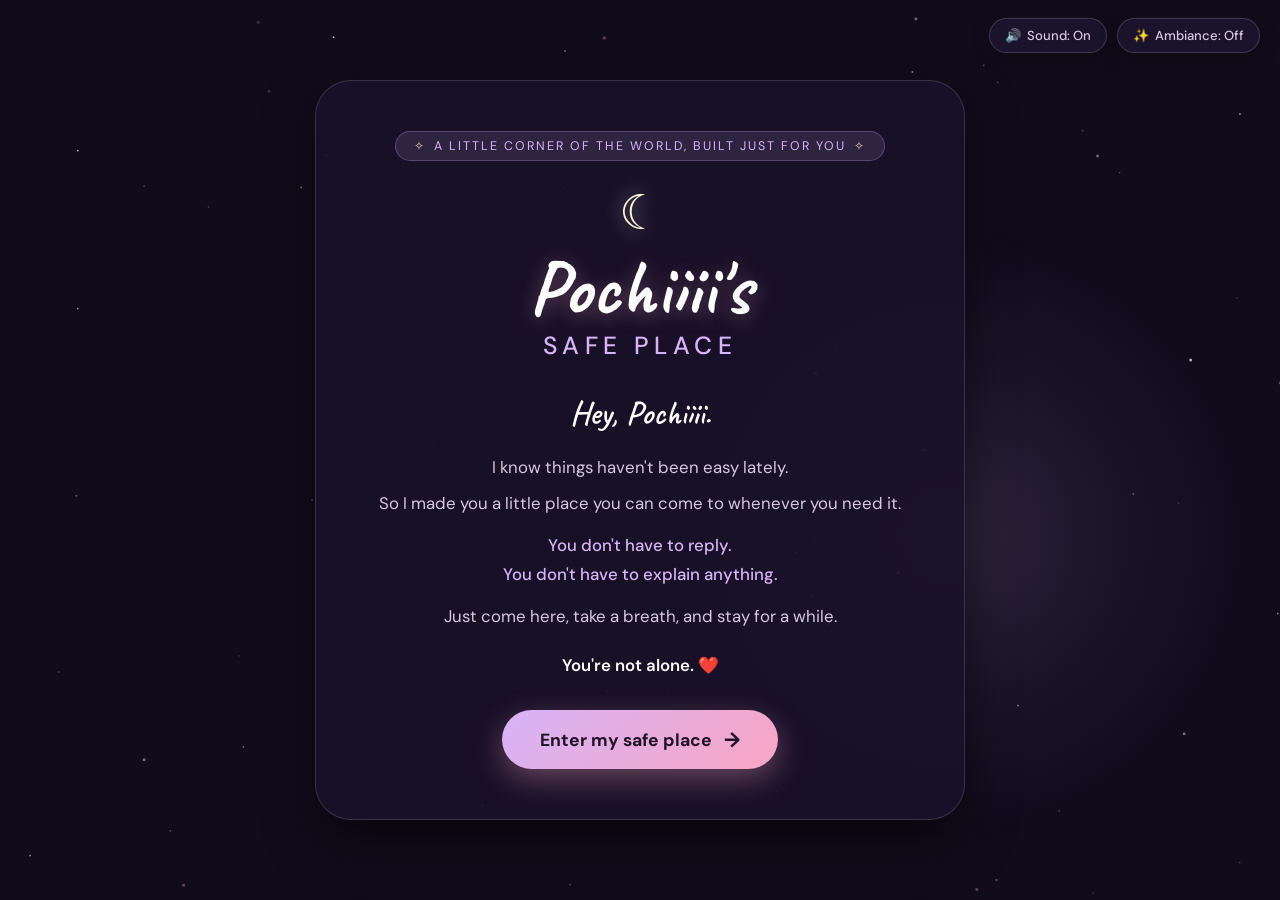
<file: index.html>
<!DOCTYPE html>
<html lang="en">
<head>
  <meta charset="UTF-8" />
  <meta name="viewport" content="width=device-width, initial-scale=1.0, maximum-scale=1.0, user-scalable=no" />
  <meta name="theme-color" content="#120c1f" />
  <title>🌙 Pochiiii's Safe Place</title>

  <!-- Google Fonts: Caveat (warm handwriting), DM Sans (clean text), Playfair Display (cinematic serif) -->
  <link rel="preconnect" href="https://fonts.googleapis.com">
  <link rel="preconnect" href="https://fonts.gstatic.com" crossorigin>
  <link href="https://fonts.googleapis.com/css2?family=Caveat:wght@500;600;700&family=DM+Sans:ital,wght@0,400;0,500;0,600;0,700;1,400&family=Playfair+Display:ital,wght@0,600;1,400&display=swap" rel="stylesheet">

  <link rel="stylesheet" href="style.css" />
</head>
<body class="lamp-off">
  <!-- Interactive Canvas: Twinkling Night Sky & Warm Floating Dust Motes -->
  <canvas id="starCanvas" class="stars-bg" aria-hidden="true"></canvas>

  <!-- Floating Audio Controls (Top Right) -->
  <aside class="global-controls" aria-label="Audio and ambiance controls">
    <button id="soundToggleBtn" class="pill-btn sound-btn" aria-label="Toggle Sound Effects" title="Toggle gentle sound effects">
      <span class="icon">🔊</span>
      <span class="label">Sound: On</span>
    </button>
    <button id="ambientToggleBtn" class="pill-btn ambient-btn" aria-label="Toggle Night Ambiance" title="Toggle cozy rain & night ambiance">
      <span class="icon">✨</span>
      <span class="label">Ambiance: Off</span>
    </button>
  </aside>

  <main id="app">
    <!-- ========================================== -->
    <!-- 1. OPENING SCREEN                          -->
    <!-- ========================================== -->
    <section id="welcomeScreen" class="screen active" aria-label="Welcome screen">
      <div class="moon-ambient-halo" aria-hidden="true"></div>

      <div class="welcome-card glassmorphism">
        <div class="badge-tag">
          <span class="sparkle">✧</span>
          <span>A little corner of the world, built just for you</span>
          <span class="sparkle">✧</span>
        </div>

        <div class="crescent-moon-icon" aria-hidden="true">☾</div>

        <h1 class="welcome-title">
          <span class="handwritten-title">Pochiiii's</span>
          <span class="serif-title">Safe Place</span>
        </h1>

        <div class="welcome-text-flow">
          <p class="greeting-lead">Hey, Pochiiii.</p>
          <p>I know things haven't been easy lately.</p>
          <p>So I made you a little place you can come to whenever you need it.</p>
          <p class="soft-break">You don't have to reply.<br>You don't have to explain anything.</p>
          <p>Just come here, take a breath, and stay for a while.</p>
          <p class="comfort-highlight">You're not alone. <span class="heart-pulse">❤️</span></p>
        </div>

        <button id="enterRoomBtn" class="primary-glow-btn" data-enter aria-label="Enter my safe place">
          <span class="btn-text">Enter my safe place</span>
          <span class="btn-arrow">→</span>
          <span class="btn-shimmer" aria-hidden="true"></span>
        </button>
      </div>
    </section>

    <!-- ========================================== -->
    <!-- 2. COZY INTERACTIVE ROOM                   -->
    <!-- ========================================== -->
    <section id="roomScreen" class="screen" aria-label="Pochiiii's interactive room">
      <div class="room-wrapper">

        <!-- Room Header Navigation -->
        <header class="room-nav-header">
          <div class="room-title-badge">
            <span class="room-title-text">🌙 Pochiiii's Room</span>
            <span class="room-subtitle-text">explore by clicking anything in the room · discover little secrets</span>
          </div>
          <button id="exitRoomBtn" class="pill-btn back-to-stars-btn" data-back aria-label="Leave room to night sky">
            <span>← Night sky</span>
          </button>
        </header>

        <!-- 3D Diorama Room Stage with Mouse Parallax -->
        <div id="interactiveRoom" class="room-stage" role="region" aria-label="Interactive cozy room">

          <!-- Layered Architecture & Walls -->
          <div class="room-architecture" aria-hidden="true">
            <div class="wall-surface">
              <div class="wall-wainscoting"></div>
              <div class="wall-shadow-vignette"></div>
            </div>

            <!-- Soft Moonlight Ray Cutting Across the Room -->
            <div class="moonlight-beam"></div>

            <!-- Dynamic Bedside Lamp Ambient Glow -->
            <div class="lamp-ambient-glow" id="lampGlow"></div>

            <!-- Rich Timber Floor -->
            <div class="floor-surface">
              <div class="floor-baseboard"></div>
              <div class="floor-plank-grid"></div>
              <div class="floor-reflection-sheen"></div>
            </div>
          </div>

          <!-- Hanging Fairy Lights with Warm Flickering Bulbs -->
          <div class="fairy-lights-banner" aria-hidden="true">
            <svg class="wire-svg" viewBox="0 0 1000 80" preserveAspectRatio="none">
              <path d="M0,20 Q250,70 500,28 T1000,32" fill="none" stroke="rgba(255,225,180,0.3)" stroke-width="2"/>
            </svg>
            <div class="bulb-cluster" style="left: 10%; top: 30px;"><div class="bulb b1"></div><div class="bulb-halo"></div></div>
            <div class="bulb-cluster" style="left: 22%; top: 48px;"><div class="bulb b2"></div><div class="bulb-halo"></div></div>
            <div class="bulb-cluster" style="left: 36%; top: 44px;"><div class="bulb b3"></div><div class="bulb-halo"></div></div>
            <div class="bulb-cluster" style="left: 50%; top: 28px;"><div class="bulb b4"></div><div class="bulb-halo"></div></div>
            <div class="bulb-cluster" style="left: 64%; top: 38px;"><div class="bulb b5"></div><div class="bulb-halo"></div></div>
            <div class="bulb-cluster" style="left: 78%; top: 32px;"><div class="bulb b6"></div><div class="bulb-halo"></div></div>
            <div class="bulb-cluster" style="left: 90%; top: 29px;"><div class="bulb b7"></div><div class="bulb-halo"></div></div>
          </div>

          <!-- 1. 🌙 Interactive French Window -->
          <button class="room-object window-frame" id="objWindow" data-action="open-window" aria-label="Look outside window into peaceful night sky">
            <div class="window-panes">
              <div class="window-sky-view">
                <span class="win-star s1">✦</span>
                <span class="win-star s2">·</span>
                <span class="win-star s3">✦</span>
                <span class="win-star s4">·</span>
                <div class="win-moon">☾</div>
                <div class="win-cloud c1"></div>
                <div class="win-cloud c2"></div>
                <div class="shooting-star-preview"></div>
              </div>
              <div class="window-frame-bars"></div>
              <div class="window-sill">
                <div class="window-plant">🌱</div>
              </div>
            </div>
            <span class="object-tooltip">Look outside 🌙</span>
          </button>

          <!-- 2. 📸 Polaroid Memory Wall (Hung with Clips) -->
          <div class="photo-wall-cluster" aria-label="Polaroid memory wall">
            <div class="polaroid-twine-line" aria-hidden="true"></div>

            <button class="polaroid-pin polaroid-1" data-action="open-gallery" aria-label="View photo memories: Late Night Talks">
              <div class="pin-clip"></div>
              <div class="polaroid-photo">
                <img src="assets/photos/photo-01.jpg" alt="Memory preview 1" loading="lazy" />
              </div>
              <span class="polaroid-caption">late night talks ♡</span>
            </button>

            <button class="polaroid-pin polaroid-2" data-action="open-gallery" aria-label="View photo memories: Stargazing">
              <div class="pin-clip"></div>
              <div class="polaroid-photo">
                <img src="assets/photos/photo-02.jpg" alt="Memory preview 2" loading="lazy" />
              </div>
              <span class="polaroid-caption">remember this? ✨</span>
            </button>

            <button class="polaroid-pin polaroid-3" data-action="open-gallery" aria-label="View photo memories: Sunset ocean">
              <div class="pin-clip"></div>
              <div class="polaroid-photo">
                <img src="assets/photos/photo-04.jpg" alt="Memory preview 3" loading="lazy" />
              </div>
              <span class="polaroid-caption">our memories 📸</span>
            </button>
          </div>

          <!-- Cozy Wooden Desk with Warm Shadow -->
          <div class="desk-station" aria-label="Desk area">
            <div class="desk-surface">

              <!-- 3. 💌 Open When Keepsake Box -->
              <button class="room-object letter-box" id="objLetters" data-action="open-letters" aria-label="Open When Box with 8 audio letters">
                <div class="box-lid">
                  <div class="box-ribbon-bow">🎀</div>
                </div>
                <div class="box-casing">
                  <span class="box-label">Open When...</span>
                </div>
                <span class="object-badge">8 notes</span>
                <span class="object-tooltip">Open When Box 💌</span>
              </button>

              <!-- 4. 📱 Smartphone with Live Notification Ping -->
              <button class="room-object desk-phone" id="objPhone" data-action="open-phone" aria-label="Open phone to read our chat">
                <div class="phone-casing">
                  <div class="phone-screen-glance">
                    <span class="chat-notch"></span>
                    <span class="chat-preview-bubble">“Are you free?”</span>
                    <span class="chat-dot-ping"></span>
                  </div>
                </div>
                <span class="object-tooltip">Check phone 📱</span>
              </button>

              <!-- 5. 📖 Notebook ("Little Things") -->
              <button class="room-object notebook-journal" id="objNotebook" data-action="open-notebook" aria-label="Open Little Things handwritten notebook">
                <div class="journal-cover">
                  <span class="journal-ribbon"></span>
                  <span class="journal-pen">✏️</span>
                  <div class="journal-label">
                    <span>Little Things</span>
                    <small>tap to read</small>
                  </div>
                </div>
                <span class="object-tooltip">Little Things Notebook 📖</span>
              </button>

              <!-- Steaming Tea Mug -->
              <div class="desk-decorations" aria-hidden="true">
                <div class="steaming-cup" title="Warm chamomile tea">
                  <span class="steam s1">~</span>
                  <span class="steam s2">~</span>
                  <span class="cup">🍵</span>
                </div>
              </div>
            </div>

            <div class="desk-drawers" aria-hidden="true">
              <div class="drawer-handle d1"></div>
              <div class="drawer-handle d2"></div>
            </div>
          </div>

          <!-- 6. 🕯️ Cozy Bedside Lamp (Interactive Lighting Switch) -->
          <button class="room-object bedside-lamp" id="objLamp" data-action="toggle-lamp" aria-label="Click lamp to switch warm lighting on or off">
            <div class="lamp-shade">
              <div class="lamp-bulb-core"></div>
            </div>
            <div class="lamp-stand"></div>
            <div class="lamp-base"></div>
            <div class="lamp-switch-cord" title="Click to pull switch"></div>
            <span class="object-tooltip">Lamp (Click to switch light) 🕯️</span>
          </button>

          <!-- Floating Sticky Note from Lamp (Revealed on click) -->
          <div class="lamp-sticky-note" id="lampStickyNote" aria-hidden="true">
            <button class="sticky-close" id="closeStickyBtn" aria-label="Close note">×</button>
            <div class="sticky-pin">📍</div>
            <p class="sticky-lead">You're allowed to rest.</p>
            <p>You don't have to solve everything tonight.</p>
            <p class="sticky-footer">One small step is still a step. 🌷</p>
          </div>

          <!-- 7. 🧸 Teddy Bear (Emergency Hug Plush) -->
          <button class="room-object cuddly-teddy" id="objTeddy" data-action="open-hug" aria-label="Hug the teddy bear">
            <div class="teddy-ears">
              <span class="ear left-ear"></span>
              <span class="ear right-ear"></span>
            </div>
            <div class="teddy-head">
              <span class="eye left-eye">•</span>
              <span class="teddy-snout">
                <span class="nose">▲</span>
                <span class="smile">ᴗ</span>
              </span>
              <span class="eye right-eye">•</span>
              <span class="blush left-blush"></span>
              <span class="blush right-blush"></span>
            </div>
            <div class="teddy-torso">
              <span class="heart-patch">♡</span>
            </div>
            <div class="teddy-paws">
              <span class="paw left-paw"></span>
              <span class="paw right-paw"></span>
            </div>
            <span class="teddy-bubble-hint">Need a hug? 🫂</span>
            <span class="object-tooltip">Teddy Bear 🧸</span>
          </button>

          <!-- Cozy Floor Rug & Potted Fern -->
          <div class="cozy-rug" aria-hidden="true"></div>

          <div class="floor-plant" aria-hidden="true">
            <div class="plant-leaves">🌿</div>
            <div class="plant-pot">🪴</div>
          </div>

          <!-- 8. ✨ HIDDEN SECRET EASTER EGG (Discreet Star by the Floorboards) -->
          <button class="hidden-secret-star" id="secretStarObj" data-action="open-secret" aria-label="A tiny mysterious glowing star">
            <span class="secret-twinkle">✦</span>
            <span class="object-tooltip">A little secret... ✨</span>
          </button>

        </div> <!-- /interactiveRoom -->

        <!-- Mobile Touch Shelf for Easy Smartphone Access -->
        <nav class="mobile-quick-shelf" aria-label="Quick room navigation for mobile">
          <button class="quick-pill" data-action="open-gallery"><span>📸</span> Photos</button>
          <button class="quick-pill" data-action="open-letters"><span>💌</span> Open When</button>
          <button class="quick-pill" data-action="open-notebook"><span>📖</span> Notebook</button>
          <button class="quick-pill" data-action="open-phone"><span>📱</span> Chat</button>
          <button class="quick-pill" data-action="open-hug"><span>🧸</span> Hug</button>
          <button class="quick-pill" data-action="open-window"><span>🌙</span> Window</button>
        </nav>

      </div>
    </section>
  </main>

  <!-- ========================================== -->
  <!-- MODALS & FULL-SCREEN OVERLAYS              -->
  <!-- ========================================== -->
  <div id="modalOverlay" class="modal-overlay" aria-hidden="true">
    <div class="modal-container" role="dialog" aria-modal="true">
      <button class="modal-close-btn" id="modalCloseBtn" aria-label="Close modal">×</button>
      <div id="modalDynamicBody" class="modal-body"></div>
    </div>
  </div>

  <!-- Floating Heart Shower Container (For Teddy Hug) -->
  <div id="heartContainer" class="heart-burst-layer" aria-hidden="true"></div>

  <!-- ========================================== -->
  <!-- TEMPLATES FOR DYNAMIC EXPERIENCES          -->
  <!-- ========================================== -->

  <!-- Template: Memory Scrapbook Gallery -->
  <template id="galleryTemplate">
    <div class="gallery-experience">
      <div class="experience-header">
        <span class="eyebrow-chip">✦ Scrapbook Of Us ✦</span>
        <h2 class="handwritten-heading">Memory Wall</h2>
        <p class="experience-subtext">Clicking a photo brought you here. Take your time and scroll slowly through these little pieces of warmth. ♡</p>
      </div>

      <div class="scrapbook-gallery-flow" id="scrapbookContainer"></div>

      <p class="scrapbook-footer-note">
        ✨ <em>"The best memories never fade — they keep us warm whenever the world feels a little cold."</em>
      </p>
    </div>
  </template>

  <!-- Template: Open When 8 Envelopes Box -->
  <template id="lettersTemplate">
    <div class="letters-experience">
      <div class="experience-header">
        <span class="eyebrow-chip">✦ For The Days You Need A Little Extra Love ✦</span>
        <h2 class="handwritten-heading">Open When…</h2>
        <p class="experience-subtext">Pick the one your heart needs most right now. Put your headphones on, take a deep breath, and let these words be with you. ♡</p>
      </div>

      <div class="envelopes-grid" id="envelopesGrid"></div>

      <div class="letters-reminder-banner">
        <span class="headphone-icon">🎧</span>
        <span>Each envelope opens a private voice note recorded just for you.</span>
      </div>
    </div>
  </template>

  <!-- Template: Dedicated Voice Note Player Screen -->
  <template id="audioPlayerTemplate">
    <div class="audio-experience">
      <button class="back-to-envelopes-btn" id="backToEnvelopesBtn" aria-label="Back to envelopes">
        ← Back to envelopes
      </button>

      <div class="voice-card glassmorphism">
        <div class="envelope-badge-icon" id="audioIcon">💌</div>
        <span class="eyebrow-chip">Personal Voice Note</span>
        <h3 class="handwritten-heading-medium" id="audioTitle">Open When You Need A Hug</h3>

        <div class="personal-audio-message" id="audioPersonalMessage">
          "Take your time. Put your headphones on. I'm right here with you. ♡"
        </div>

        <!-- Canvas Audio Waveform Visualizer -->
        <div class="waveform-container">
          <canvas id="waveformCanvas" width="480" height="90" aria-label="Audio visualizer waveform"></canvas>
        </div>

        <!-- Custom Audio Player Controller -->
        <div class="custom-player-controls">
          <audio id="actualAudio" preload="none"></audio>

          <div class="playback-timeline">
            <span class="time-label" id="currentTimeLabel">0:00</span>
            <div class="progress-bar-wrapper" id="progressTrack">
              <div class="progress-fill" id="progressFill"></div>
              <div class="progress-scrubber" id="progressScrubber"></div>
            </div>
            <span class="time-label" id="durationTimeLabel">0:00</span>
          </div>

          <div class="player-button-row">
            <button class="player-action-btn secondary" id="restartAudioBtn" title="Restart recording">
              ↺ 0s
            </button>

            <button class="player-action-btn play-main" id="playPauseAudioBtn" aria-label="Play voice note">
              <span id="playIcon">▶</span>
            </button>

            <button class="player-action-btn secondary" id="audioSpeedBtn" title="Audio Speed">
              1.0x
            </button>
          </div>

          <div class="audio-status-feedback" id="audioStatusFeedback">
            <small>Click Play to listen. (If your MP3 file is still to be added, a gentle synthesizer lullaby plays as a cozy placeholder!)</small>
          </div>
        </div>

        <p class="voice-signoff">♡ from your best friend</p>
      </div>
    </div>
  </template>

  <!-- Template: Teddy Bear Internet Hug -->
  <template id="hugTemplate">
    <div class="hug-experience">
      <div class="hug-teddy-visual">
        <div class="giant-cuddly-teddy">
          <div class="teddy-face-large">
            <span class="hug-eyes">•ᴗ•</span>
            <span class="hug-blush"></span>
          </div>
          <div class="hug-arms hugging"></div>
        </div>
      </div>

      <div class="hug-text-block">
        <h2 class="handwritten-heading">Come here, Pochiiii. 🫂</h2>
        <p class="hug-lead">Consider this your emergency internet hug.</p>
        <p class="hug-body">
          You don't have to carry the whole world on your shoulders today.
          Take a deep breath, loosen your jaw, drop your shoulders, and stay right here as long as you need.
        </p>
        <p class="hug-comfort">You are safe. You are cared for. Always. ♡</p>
      </div>

      <button id="sendAnotherHugBtn" class="primary-glow-btn hug-btn">
        <span>Send more warmth & hugs 💕</span>
      </button>
    </div>
  </template>

  <!-- Template: Little Things Notebook -->
  <template id="notebookTemplate">
    <div class="notebook-experience">
      <div class="notebook-spine-binding"></div>
      <div class="notebook-booklet">
        <div class="notebook-header-bar">
          <span class="doodle-flower">🌸</span>
          <h2 class="handwritten-heading notebook-title">Little Things</h2>
          <span class="doodle-stars">✨</span>
        </div>

        <p class="notebook-instruction">Things I hope you keep in your heart, especially on the harder days:</p>

        <div class="notebook-ruled-pages" id="notebookPagesContainer"></div>

        <div class="notebook-footer-doodle">
          <span>✎ written with love, always.</span>
        </div>
      </div>
    </div>
  </template>

  <!-- Template: Phone Chat Simulator -->
  <template id="phoneTemplate">
    <div class="phone-experience">
      <div class="phone-device-shell">
        <div class="phone-top-bar">
          <span class="phone-time" id="chatTimeNow">11:11</span>
          <div class="phone-speaker-camera"></div>
          <span class="phone-battery">100% 🔋</span>
        </div>

        <div class="chat-app-header">
          <div class="chat-avatar">🧸</div>
          <div class="chat-contact-info">
            <span class="contact-name">akhiiiiii 🫂</span>
            <span class="contact-status" id="chatStatusText">online</span>
          </div>
        </div>

        <div class="chat-messages-container" id="chatMessagesContainer"></div>

        <div class="chat-typing-indicator" id="chatTypingIndicator">
          <span class="typing-dot"></span>
          <span class="typing-dot"></span>
          <span class="typing-dot"></span>
          <small>typing...</small>
        </div>

        <div class="chat-input-bar">
          <div class="fake-input-box">
            <span>Always here to listen...</span>
          </div>
          <button class="fake-send-btn" id="replayChatBtn" title="Replay conversation">↺</button>
        </div>
      </div>

      <p class="phone-customize-hint">
        💡 <em>This conversation is easily customized in <code>script.js</code> with your own inside jokes!</em>
      </p>
    </div>
  </template>

  <!-- Template: Peaceful Window Night Scene -->
  <template id="windowTemplate">
    <div class="peaceful-window-experience">
      <div class="night-sky-canopy">
        <div class="night-moon-large">☾</div>
        <div class="night-shooting-star n1"></div>
        <div class="night-shooting-star n2"></div>
        <div class="floating-nebula-mist"></div>
      </div>

      <div class="night-calm-content">
        <span class="eyebrow-chip">✦ Peaceful Starlight ✦</span>
        <h2 class="handwritten-heading">Stay here for a minute.</h2>

        <div class="night-reflections">
          <p class="fade-line line-1">Put your phone down for a second.</p>
          <p class="fade-line line-2">Take a slow, deep breath.</p>
          <p class="fade-line line-3">Look at the quiet sky.</p>
          <p class="fade-line line-4">You don't have to figure out tomorrow tonight.</p>
          <p class="fade-line line-5 highlight-night">Whatever today was, it is allowed to end here.</p>
        </div>

        <!-- Calming Guided Breathing Circle -->
        <div class="breathing-guide-box">
          <div class="breathing-circle-pacer" id="breathingCircle">
            <span class="breathing-instruction-text" id="breathingText">Breathe in...</span>
          </div>
          <small class="breathing-subtext">Slow, gentle breaths. 4s Inhale · 4s Hold · 4s Exhale</small>
        </div>
      </div>
    </div>
  </template>

  <!-- Template: Hidden Secret Constellation Scene -->
  <template id="secretTemplate">
    <div class="secret-experience">
      <div class="secret-starfield">
        <div class="secret-constellation"></div>
      </div>

      <div class="secret-letter-card glassmorphism">
        <div class="secret-badge">✦ You found our little secret ✦</div>

        <div class="secret-letter-body">
          <p class="secret-stanza">If life feels heavy right now,<br>you don't have to carry everything today.</p>
          <p class="secret-stanza">Take it one day at a time.</p>
          <p class="secret-stanza">And whenever you need a little corner of the world where you're understood...</p>
          <p class="secret-stanza emphasis">you know where to find me. 🫶</p>
        </div>

        <div class="secret-signoff-line" id="secretSignoff">
          — Your idiot best friend ❤️
        </div>
      </div>
    </div>
  </template>

  <script src="script.js"></script>
</body>
</html>
</file>
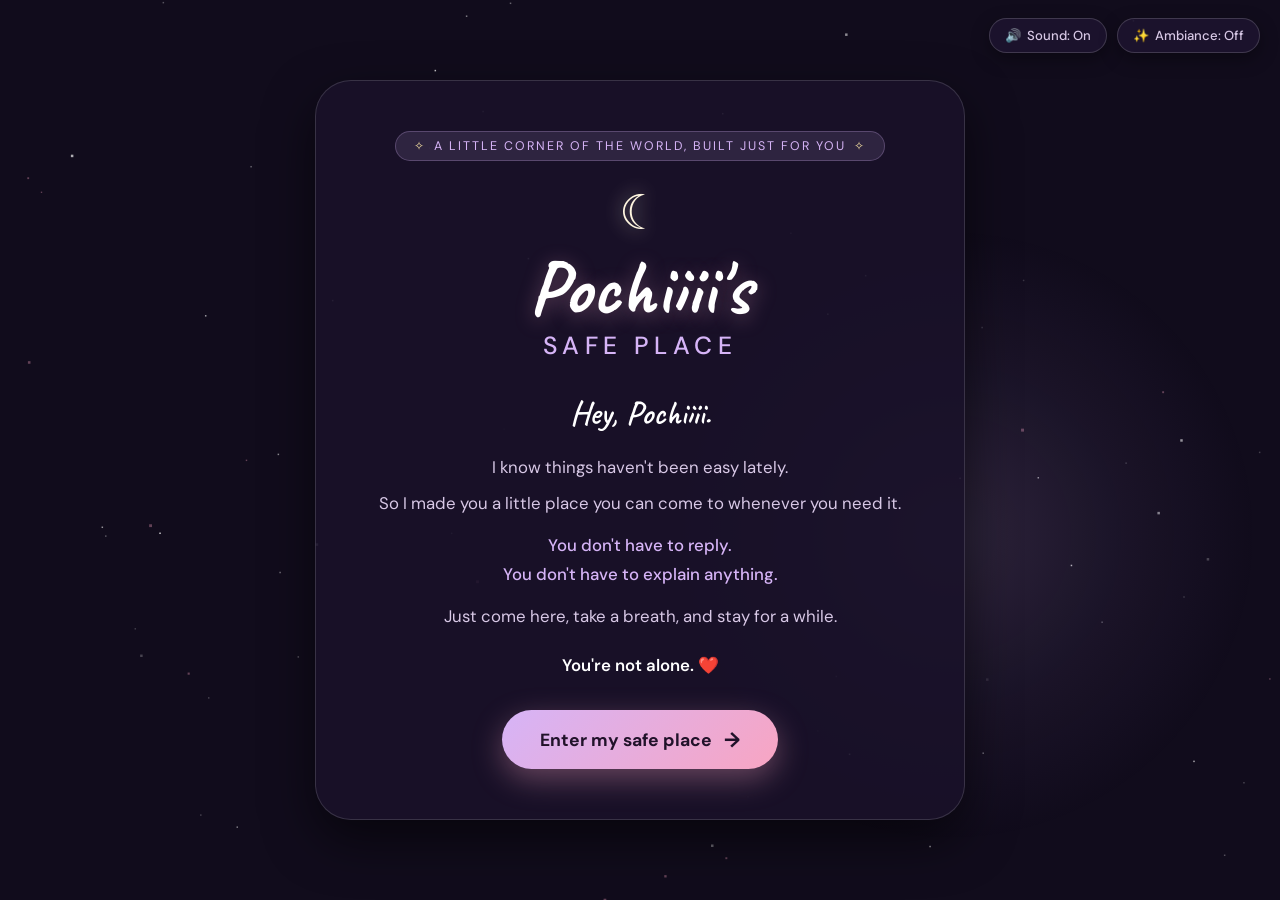
<file: index (2).html>
<!DOCTYPE html>
<html lang="en">
<head>
  <meta charset="UTF-8" />
  <meta name="viewport" content="width=device-width, initial-scale=1.0, maximum-scale=1.0, user-scalable=no" />
  <meta name="theme-color" content="#120c1f" />
  <title>🌙 Pochiiii's Safe Place</title>

  <!-- Google Fonts: Caveat (warm handwriting), DM Sans (clean text), Playfair Display (cinematic serif) -->
  <link rel="preconnect" href="https://fonts.googleapis.com">
  <link rel="preconnect" href="https://fonts.gstatic.com" crossorigin>
  <link href="https://fonts.googleapis.com/css2?family=Caveat:wght@500;600;700&family=DM+Sans:ital,wght@0,400;0,500;0,600;0,700;1,400&family=Playfair+Display:ital,wght@0,600;1,400&display=swap" rel="stylesheet">

  <link rel="stylesheet" href="style.css" />
</head>
<body class="lamp-off">
  <!-- Interactive Canvas: Twinkling Night Sky & Warm Floating Dust Motes -->
  <canvas id="starCanvas" class="stars-bg" aria-hidden="true"></canvas>

  <!-- Floating Audio Controls (Top Right) -->
  <aside class="global-controls" aria-label="Audio and ambiance controls">
    <button id="soundToggleBtn" class="pill-btn sound-btn" aria-label="Toggle Sound Effects" title="Toggle gentle sound effects">
      <span class="icon">🔊</span>
      <span class="label">Sound: On</span>
    </button>
    <button id="ambientToggleBtn" class="pill-btn ambient-btn" aria-label="Toggle Night Ambiance" title="Toggle cozy rain & night ambiance">
      <span class="icon">✨</span>
      <span class="label">Ambiance: Off</span>
    </button>
  </aside>

  <main id="app">
    <!-- ========================================== -->
    <!-- 1. OPENING SCREEN                          -->
    <!-- ========================================== -->
    <section id="welcomeScreen" class="screen active" aria-label="Welcome screen">
      <div class="moon-ambient-halo" aria-hidden="true"></div>

      <div class="welcome-card glassmorphism">
        <div class="badge-tag">
          <span class="sparkle">✧</span>
          <span>A little corner of the world, built just for you</span>
          <span class="sparkle">✧</span>
        </div>

        <div class="crescent-moon-icon" aria-hidden="true">☾</div>

        <h1 class="welcome-title">
          <span class="handwritten-title">Pochiiii's</span>
          <span class="serif-title">Safe Place</span>
        </h1>

        <div class="welcome-text-flow">
          <p class="greeting-lead">Hey, Pochiiii.</p>
          <p>I know things haven't been easy lately.</p>
          <p>So I made you a little place you can come to whenever you need it.</p>
          <p class="soft-break">You don't have to reply.<br>You don't have to explain anything.</p>
          <p>Just come here, take a breath, and stay for a while.</p>
          <p class="comfort-highlight">You're not alone. <span class="heart-pulse">❤️</span></p>
        </div>

        <button id="enterRoomBtn" class="primary-glow-btn" data-enter aria-label="Enter my safe place">
          <span class="btn-text">Enter my safe place</span>
          <span class="btn-arrow">→</span>
          <span class="btn-shimmer" aria-hidden="true"></span>
        </button>
      </div>
    </section>

    <!-- ========================================== -->
    <!-- 2. COZY INTERACTIVE ROOM                   -->
    <!-- ========================================== -->
    <section id="roomScreen" class="screen" aria-label="Pochiiii's interactive room">
      <div class="room-wrapper">

        <!-- Room Header Navigation -->
        <header class="room-nav-header">
          <div class="room-title-badge">
            <span class="room-title-text">🌙 Pochiiii's Room</span>
            <span class="room-subtitle-text">explore by clicking anything in the room · discover little secrets</span>
          </div>
          <button id="exitRoomBtn" class="pill-btn back-to-stars-btn" data-back aria-label="Leave room to night sky">
            <span>← Night sky</span>
          </button>
        </header>

        <!-- 3D Diorama Room Stage with Mouse Parallax -->
        <div id="interactiveRoom" class="room-stage" role="region" aria-label="Interactive cozy room">

          <!-- Layered Architecture & Walls -->
          <div class="room-architecture" aria-hidden="true">
            <div class="wall-surface">
              <div class="wall-wainscoting"></div>
              <div class="wall-shadow-vignette"></div>
            </div>

            <!-- Soft Moonlight Ray Cutting Across the Room -->
            <div class="moonlight-beam"></div>

            <!-- Dynamic Bedside Lamp Ambient Glow -->
            <div class="lamp-ambient-glow" id="lampGlow"></div>

            <!-- Rich Timber Floor -->
            <div class="floor-surface">
              <div class="floor-baseboard"></div>
              <div class="floor-plank-grid"></div>
              <div class="floor-reflection-sheen"></div>
            </div>
          </div>

          <!-- Hanging Fairy Lights with Warm Flickering Bulbs -->
          <div class="fairy-lights-banner" aria-hidden="true">
            <svg class="wire-svg" viewBox="0 0 1000 80" preserveAspectRatio="none">
              <path d="M0,20 Q250,70 500,28 T1000,32" fill="none" stroke="rgba(255,225,180,0.3)" stroke-width="2"/>
            </svg>
            <div class="bulb-cluster" style="left: 10%; top: 30px;"><div class="bulb b1"></div><div class="bulb-halo"></div></div>
            <div class="bulb-cluster" style="left: 22%; top: 48px;"><div class="bulb b2"></div><div class="bulb-halo"></div></div>
            <div class="bulb-cluster" style="left: 36%; top: 44px;"><div class="bulb b3"></div><div class="bulb-halo"></div></div>
            <div class="bulb-cluster" style="left: 50%; top: 28px;"><div class="bulb b4"></div><div class="bulb-halo"></div></div>
            <div class="bulb-cluster" style="left: 64%; top: 38px;"><div class="bulb b5"></div><div class="bulb-halo"></div></div>
            <div class="bulb-cluster" style="left: 78%; top: 32px;"><div class="bulb b6"></div><div class="bulb-halo"></div></div>
            <div class="bulb-cluster" style="left: 90%; top: 29px;"><div class="bulb b7"></div><div class="bulb-halo"></div></div>
          </div>

          <!-- 1. 🌙 Interactive French Window -->
          <button class="room-object window-frame" id="objWindow" data-action="open-window" aria-label="Look outside window into peaceful night sky">
            <div class="window-panes">
              <div class="window-sky-view">
                <span class="win-star s1">✦</span>
                <span class="win-star s2">·</span>
                <span class="win-star s3">✦</span>
                <span class="win-star s4">·</span>
                <div class="win-moon">☾</div>
                <div class="win-cloud c1"></div>
                <div class="win-cloud c2"></div>
                <div class="shooting-star-preview"></div>
              </div>
              <div class="window-frame-bars"></div>
              <div class="window-sill">
                <div class="window-plant">🌱</div>
              </div>
            </div>
            <span class="object-tooltip">Look outside 🌙</span>
          </button>

          <!-- 2. 📸 Polaroid Memory Wall (Hung with Clips) -->
          <div class="photo-wall-cluster" aria-label="Polaroid memory wall">
            <div class="polaroid-twine-line" aria-hidden="true"></div>

            <button class="polaroid-pin polaroid-1" data-action="open-gallery" aria-label="View photo memories: Late Night Talks">
              <div class="pin-clip"></div>
              <div class="polaroid-photo">
                <img src="assets/photos/photo-01.jpg" alt="Memory preview 1" loading="lazy" />
              </div>
              <span class="polaroid-caption">late night talks ♡</span>
            </button>

            <button class="polaroid-pin polaroid-2" data-action="open-gallery" aria-label="View photo memories: Stargazing">
              <div class="pin-clip"></div>
              <div class="polaroid-photo">
                <img src="assets/photos/photo-02.jpg" alt="Memory preview 2" loading="lazy" />
              </div>
              <span class="polaroid-caption">remember this? ✨</span>
            </button>

            <button class="polaroid-pin polaroid-3" data-action="open-gallery" aria-label="View photo memories: Sunset ocean">
              <div class="pin-clip"></div>
              <div class="polaroid-photo">
                <img src="assets/photos/photo-04.jpg" alt="Memory preview 3" loading="lazy" />
              </div>
              <span class="polaroid-caption">our memories 📸</span>
            </button>
          </div>

          <!-- Cozy Wooden Desk with Warm Shadow -->
          <div class="desk-station" aria-label="Desk area">
            <div class="desk-surface">

              <!-- 3. 💌 Open When Keepsake Box -->
              <button class="room-object letter-box" id="objLetters" data-action="open-letters" aria-label="Open When Box with 8 audio letters">
                <div class="box-lid">
                  <div class="box-ribbon-bow">🎀</div>
                </div>
                <div class="box-casing">
                  <span class="box-label">Open When...</span>
                </div>
                <span class="object-badge">8 notes</span>
                <span class="object-tooltip">Open When Box 💌</span>
              </button>

              <!-- 4. 📱 Smartphone with Live Notification Ping -->
              <button class="room-object desk-phone" id="objPhone" data-action="open-phone" aria-label="Open phone to read our chat">
                <div class="phone-casing">
                  <div class="phone-screen-glance">
                    <span class="chat-notch"></span>
                    <span class="chat-preview-bubble">“Are you free?”</span>
                    <span class="chat-dot-ping"></span>
                  </div>
                </div>
                <span class="object-tooltip">Check phone 📱</span>
              </button>

              <!-- 5. 📖 Notebook ("Little Things") -->
              <button class="room-object notebook-journal" id="objNotebook" data-action="open-notebook" aria-label="Open Little Things handwritten notebook">
                <div class="journal-cover">
                  <span class="journal-ribbon"></span>
                  <span class="journal-pen">✏️</span>
                  <div class="journal-label">
                    <span>Little Things</span>
                    <small>tap to read</small>
                  </div>
                </div>
                <span class="object-tooltip">Little Things Notebook 📖</span>
              </button>

              <!-- Steaming Tea Mug -->
              <div class="desk-decorations" aria-hidden="true">
                <div class="steaming-cup" title="Warm chamomile tea">
                  <span class="steam s1">~</span>
                  <span class="steam s2">~</span>
                  <span class="cup">🍵</span>
                </div>
              </div>
            </div>

            <div class="desk-drawers" aria-hidden="true">
              <div class="drawer-handle d1"></div>
              <div class="drawer-handle d2"></div>
            </div>
          </div>

          <!-- 6. 🕯️ Cozy Bedside Lamp (Interactive Lighting Switch) -->
          <button class="room-object bedside-lamp" id="objLamp" data-action="toggle-lamp" aria-label="Click lamp to switch warm lighting on or off">
            <div class="lamp-shade">
              <div class="lamp-bulb-core"></div>
            </div>
            <div class="lamp-stand"></div>
            <div class="lamp-base"></div>
            <div class="lamp-switch-cord" title="Click to pull switch"></div>
            <span class="object-tooltip">Lamp (Click to switch light) 🕯️</span>
          </button>

          <!-- Floating Sticky Note from Lamp (Revealed on click) -->
          <div class="lamp-sticky-note" id="lampStickyNote" aria-hidden="true">
            <button class="sticky-close" id="closeStickyBtn" aria-label="Close note">×</button>
            <div class="sticky-pin">📍</div>
            <p class="sticky-lead">You're allowed to rest.</p>
            <p>You don't have to solve everything tonight.</p>
            <p class="sticky-footer">One small step is still a step. 🌷</p>
          </div>

          <!-- 7. 🧸 Teddy Bear (Emergency Hug Plush) -->
          <button class="room-object cuddly-teddy" id="objTeddy" data-action="open-hug" aria-label="Hug the teddy bear">
            <div class="teddy-ears">
              <span class="ear left-ear"></span>
              <span class="ear right-ear"></span>
            </div>
            <div class="teddy-head">
              <span class="eye left-eye">•</span>
              <span class="teddy-snout">
                <span class="nose">▲</span>
                <span class="smile">ᴗ</span>
              </span>
              <span class="eye right-eye">•</span>
              <span class="blush left-blush"></span>
              <span class="blush right-blush"></span>
            </div>
            <div class="teddy-torso">
              <span class="heart-patch">♡</span>
            </div>
            <div class="teddy-paws">
              <span class="paw left-paw"></span>
              <span class="paw right-paw"></span>
            </div>
            <span class="teddy-bubble-hint">Need a hug? 🫂</span>
            <span class="object-tooltip">Teddy Bear 🧸</span>
          </button>

          <!-- Cozy Floor Rug & Potted Fern -->
          <div class="cozy-rug" aria-hidden="true"></div>

          <div class="floor-plant" aria-hidden="true">
            <div class="plant-leaves">🌿</div>
            <div class="plant-pot">🪴</div>
          </div>

          <!-- 8. ✨ HIDDEN SECRET EASTER EGG (Discreet Star by the Floorboards) -->
          <button class="hidden-secret-star" id="secretStarObj" data-action="open-secret" aria-label="A tiny mysterious glowing star">
            <span class="secret-twinkle">✦</span>
            <span class="object-tooltip">A little secret... ✨</span>
          </button>

        </div> <!-- /interactiveRoom -->

        <!-- Mobile Touch Shelf for Easy Smartphone Access -->
        <nav class="mobile-quick-shelf" aria-label="Quick room navigation for mobile">
          <button class="quick-pill" data-action="open-gallery"><span>📸</span> Photos</button>
          <button class="quick-pill" data-action="open-letters"><span>💌</span> Open When</button>
          <button class="quick-pill" data-action="open-notebook"><span>📖</span> Notebook</button>
          <button class="quick-pill" data-action="open-phone"><span>📱</span> Chat</button>
          <button class="quick-pill" data-action="open-hug"><span>🧸</span> Hug</button>
          <button class="quick-pill" data-action="open-window"><span>🌙</span> Window</button>
        </nav>

      </div>
    </section>
  </main>

  <!-- ========================================== -->
  <!-- MODALS & FULL-SCREEN OVERLAYS              -->
  <!-- ========================================== -->
  <div id="modalOverlay" class="modal-overlay" aria-hidden="true">
    <div class="modal-container" role="dialog" aria-modal="true">
      <button class="modal-close-btn" id="modalCloseBtn" aria-label="Close modal">×</button>
      <div id="modalDynamicBody" class="modal-body"></div>
    </div>
  </div>

  <!-- Floating Heart Shower Container (For Teddy Hug) -->
  <div id="heartContainer" class="heart-burst-layer" aria-hidden="true"></div>

  <!-- ========================================== -->
  <!-- TEMPLATES FOR DYNAMIC EXPERIENCES          -->
  <!-- ========================================== -->

  <!-- Template: Memory Scrapbook Gallery -->
  <template id="galleryTemplate">
    <div class="gallery-experience">
      <div class="experience-header">
        <span class="eyebrow-chip">✦ Scrapbook Of Us ✦</span>
        <h2 class="handwritten-heading">Memory Wall</h2>
        <p class="experience-subtext">Clicking a photo brought you here. Take your time and scroll slowly through these little pieces of warmth. ♡</p>
      </div>

      <div class="scrapbook-gallery-flow" id="scrapbookContainer"></div>

      <p class="scrapbook-footer-note">
        ✨ <em>"The best memories never fade — they keep us warm whenever the world feels a little cold."</em>
      </p>
    </div>
  </template>

  <!-- Template: Open When 8 Envelopes Box -->
  <template id="lettersTemplate">
    <div class="letters-experience">
      <div class="experience-header">
        <span class="eyebrow-chip">✦ For The Days You Need A Little Extra Love ✦</span>
        <h2 class="handwritten-heading">Open When…</h2>
        <p class="experience-subtext">Pick the one your heart needs most right now. Put your headphones on, take a deep breath, and let these words be with you. ♡</p>
      </div>

      <div class="envelopes-grid" id="envelopesGrid"></div>

      <div class="letters-reminder-banner">
        <span class="headphone-icon">🎧</span>
        <span>Each envelope opens a private voice note recorded just for you.</span>
      </div>
    </div>
  </template>

  <!-- Template: Dedicated Voice Note Player Screen -->
  <template id="audioPlayerTemplate">
    <div class="audio-experience">
      <button class="back-to-envelopes-btn" id="backToEnvelopesBtn" aria-label="Back to envelopes">
        ← Back to envelopes
      </button>

      <div class="voice-card glassmorphism">
        <div class="envelope-badge-icon" id="audioIcon">💌</div>
        <span class="eyebrow-chip">Personal Voice Note</span>
        <h3 class="handwritten-heading-medium" id="audioTitle">Open When You Need A Hug</h3>

        <div class="personal-audio-message" id="audioPersonalMessage">
          "Take your time. Put your headphones on. I'm right here with you. ♡"
        </div>

        <!-- Canvas Audio Waveform Visualizer -->
        <div class="waveform-container">
          <canvas id="waveformCanvas" width="480" height="90" aria-label="Audio visualizer waveform"></canvas>
        </div>

        <!-- Custom Audio Player Controller -->
        <div class="custom-player-controls">
          <audio id="actualAudio" preload="none"></audio>

          <div class="playback-timeline">
            <span class="time-label" id="currentTimeLabel">0:00</span>
            <div class="progress-bar-wrapper" id="progressTrack">
              <div class="progress-fill" id="progressFill"></div>
              <div class="progress-scrubber" id="progressScrubber"></div>
            </div>
            <span class="time-label" id="durationTimeLabel">0:00</span>
          </div>

          <div class="player-button-row">
            <button class="player-action-btn secondary" id="restartAudioBtn" title="Restart recording">
              ↺ 0s
            </button>

            <button class="player-action-btn play-main" id="playPauseAudioBtn" aria-label="Play voice note">
              <span id="playIcon">▶</span>
            </button>

            <button class="player-action-btn secondary" id="audioSpeedBtn" title="Audio Speed">
              1.0x
            </button>
          </div>

          <div class="audio-status-feedback" id="audioStatusFeedback">
            <small>Click Play to listen. (If your MP3 file is still to be added, a gentle synthesizer lullaby plays as a cozy placeholder!)</small>
          </div>
        </div>

        <p class="voice-signoff">♡ from your best friend</p>
      </div>
    </div>
  </template>

  <!-- Template: Teddy Bear Internet Hug -->
  <template id="hugTemplate">
    <div class="hug-experience">
      <div class="hug-teddy-visual">
        <div class="giant-cuddly-teddy">
          <div class="teddy-face-large">
            <span class="hug-eyes">•ᴗ•</span>
            <span class="hug-blush"></span>
          </div>
          <div class="hug-arms hugging"></div>
        </div>
      </div>

      <div class="hug-text-block">
        <h2 class="handwritten-heading">Come here, Pochiiii. 🫂</h2>
        <p class="hug-lead">Consider this your emergency internet hug.</p>
        <p class="hug-body">
          You don't have to carry the whole world on your shoulders today.
          Take a deep breath, loosen your jaw, drop your shoulders, and stay right here as long as you need.
        </p>
        <p class="hug-comfort">You are safe. You are cared for. Always. ♡</p>
      </div>

      <button id="sendAnotherHugBtn" class="primary-glow-btn hug-btn">
        <span>Send more warmth & hugs 💕</span>
      </button>
    </div>
  </template>

  <!-- Template: Little Things Notebook -->
  <template id="notebookTemplate">
    <div class="notebook-experience">
      <div class="notebook-spine-binding"></div>
      <div class="notebook-booklet">
        <div class="notebook-header-bar">
          <span class="doodle-flower">🌸</span>
          <h2 class="handwritten-heading notebook-title">Little Things</h2>
          <span class="doodle-stars">✨</span>
        </div>

        <p class="notebook-instruction">Things I hope you keep in your heart, especially on the harder days:</p>

        <div class="notebook-ruled-pages" id="notebookPagesContainer"></div>

        <div class="notebook-footer-doodle">
          <span>✎ written with love, always.</span>
        </div>
      </div>
    </div>
  </template>

  <!-- Template: Phone Chat Simulator -->
  <template id="phoneTemplate">
    <div class="phone-experience">
      <div class="phone-device-shell">
        <div class="phone-top-bar">
          <span class="phone-time" id="chatTimeNow">11:11</span>
          <div class="phone-speaker-camera"></div>
          <span class="phone-battery">100% 🔋</span>
        </div>

        <div class="chat-app-header">
          <div class="chat-avatar">🧸</div>
          <div class="chat-contact-info">
            <span class="contact-name">akhiiiiii 🫂</span>
            <span class="contact-status" id="chatStatusText">online</span>
          </div>
        </div>

        <div class="chat-messages-container" id="chatMessagesContainer"></div>

        <div class="chat-typing-indicator" id="chatTypingIndicator">
          <span class="typing-dot"></span>
          <span class="typing-dot"></span>
          <span class="typing-dot"></span>
          <small>typing...</small>
        </div>

        <div class="chat-input-bar">
          <div class="fake-input-box">
            <span>Always here to listen...</span>
          </div>
          <button class="fake-send-btn" id="replayChatBtn" title="Replay conversation">↺</button>
        </div>
      </div>

      <p class="phone-customize-hint">
        💡 <em>This conversation is easily customized in <code>script.js</code> with your own inside jokes!</em>
      </p>
    </div>
  </template>

  <!-- Template: Peaceful Window Night Scene -->
  <template id="windowTemplate">
    <div class="peaceful-window-experience">
      <div class="night-sky-canopy">
        <div class="night-moon-large">☾</div>
        <div class="night-shooting-star n1"></div>
        <div class="night-shooting-star n2"></div>
        <div class="floating-nebula-mist"></div>
      </div>

      <div class="night-calm-content">
        <span class="eyebrow-chip">✦ Peaceful Starlight ✦</span>
        <h2 class="handwritten-heading">Stay here for a minute.</h2>

        <div class="night-reflections">
          <p class="fade-line line-1">Put your phone down for a second.</p>
          <p class="fade-line line-2">Take a slow, deep breath.</p>
          <p class="fade-line line-3">Look at the quiet sky.</p>
          <p class="fade-line line-4">You don't have to figure out tomorrow tonight.</p>
          <p class="fade-line line-5 highlight-night">Whatever today was, it is allowed to end here.</p>
        </div>

        <!-- Calming Guided Breathing Circle -->
        <div class="breathing-guide-box">
          <div class="breathing-circle-pacer" id="breathingCircle">
            <span class="breathing-instruction-text" id="breathingText">Breathe in...</span>
          </div>
          <small class="breathing-subtext">Slow, gentle breaths. 4s Inhale · 4s Hold · 4s Exhale</small>
        </div>
      </div>
    </div>
  </template>

  <!-- Template: Hidden Secret Constellation Scene -->
  <template id="secretTemplate">
    <div class="secret-experience">
      <div class="secret-starfield">
        <div class="secret-constellation"></div>
      </div>

      <div class="secret-letter-card glassmorphism">
        <div class="secret-badge">✦ You found our little secret ✦</div>

        <div class="secret-letter-body">
          <p class="secret-stanza">If life feels heavy right now,<br>you don't have to carry everything today.</p>
          <p class="secret-stanza">Take it one day at a time.</p>
          <p class="secret-stanza">And whenever you need a little corner of the world where you're understood...</p>
          <p class="secret-stanza emphasis">you know where to find me. 🫶</p>
        </div>

        <div class="secret-signoff-line" id="secretSignoff">
          — Your idiot best friend ❤️
        </div>
      </div>
    </div>
  </template>

  <script src="script.js"></script>
</body>
</html>
</file>
<file: style.css>
/* ===================================================================
   POCHIIII'S SAFE PLACE 🌙
   High-FPS Ultra-Smooth Architecture (Hardware Accelerated, Zero Lag)
   =================================================================== */

/* -------------------------------------------------------------------
   1. COLOR PALETTE & VARIABLES
   ------------------------------------------------------------------- */
:root {
  --font-hand: 'Caveat', cursive, sans-serif;
  --font-body: 'DM Sans', sans-serif;
  --font-serif: 'Playfair Display', serif;

  /* Night Room Colors */
  --bg-deep: #110c1c;
  --wall-top: #281d3d;
  --wall-bottom: #191226;
  --wainscot-color: #201533;
  --floor-base: #1b1320;
  --floor-plank: #23192a;
  --floor-groove: rgba(0, 0, 0, 0.45);

  --text-main: #fcf7ff;
  --text-sub: #d8c8e6;
  --text-dim: #9e8eb3;

  --accent-pink: #f8a5c2;
  --accent-rose: #f17892;
  --accent-lavender: #d6b4f7;
  --accent-honey: #ffeaa7;

  --fairy-light: #ffeaa7;
  --fairy-glow: rgba(255, 234, 167, 0.85);

  --glass-surface: rgba(26, 18, 41, 0.88);
  --glass-stroke: rgba(255, 255, 255, 0.14);
  --glass-shadow: 0 20px 50px rgba(0, 0, 0, 0.55);

  --lamp-ambient-opacity: 0.12;
  --lamp-glow-size: 380px;
}

body.lamp-on {
  --wall-top: #36223b;
  --wall-bottom: #1e1324;
  --wainscot-color: #2b172a;
  --lamp-ambient-opacity: 0.85;
  --lamp-glow-size: 600px;
  --fairy-light: #fff2cc;
  --fairy-glow: rgba(255, 242, 204, 0.95);
}

/* -------------------------------------------------------------------
   2. GLOBAL RESETS & FOUNDATION
   ------------------------------------------------------------------- */
*, *::before, *::after {
  box-sizing: border-box;
  margin: 0;
  padding: 0;
}

html, body {
  width: 100%;
  min-height: 100%;
  background-color: var(--bg-deep);
  color: var(--text-main);
  font-family: var(--font-body);
  overflow-x: hidden;
  -webkit-font-smoothing: antialiased;
  -moz-osx-font-smoothing: grayscale;
}

/* Background Canvas */
.stars-bg {
  position: fixed;
  inset: 0;
  width: 100vw;
  height: 100vh;
  pointer-events: none;
  z-index: 0;
  transform: translateZ(0);
}

/* Top Right Audio Controls */
.global-controls {
  position: fixed;
  top: 18px;
  right: 20px;
  z-index: 100;
  display: flex;
  gap: 10px;
}

.pill-btn {
  background: rgba(30, 21, 48, 0.85);
  border: 1px solid rgba(255, 255, 255, 0.16);
  color: var(--text-sub);
  font-family: var(--font-body);
  font-size: 0.82rem;
  font-weight: 500;
  padding: 8px 15px;
  border-radius: 999px;
  cursor: pointer;
  display: inline-flex;
  align-items: center;
  gap: 6px;
  box-shadow: 0 6px 18px rgba(0, 0, 0, 0.35);
  transition: transform 0.2s ease, background-color 0.2s ease, color 0.2s ease;
  transform: translateZ(0);
}

.pill-btn:hover {
  background: rgba(50, 35, 78, 0.95);
  border-color: rgba(255, 255, 255, 0.35);
  color: #fff;
  transform: translateY(-2px);
}

.pill-btn:active {
  transform: translateY(0);
}

/* Screen Structure */
.screen {
  display: none;
  min-height: 100vh;
  position: relative;
  z-index: 1;
  opacity: 0;
  transition: opacity 0.35s ease, transform 0.35s ease;
}

.screen.active {
  display: flex;
  opacity: 1;
  transform: none;
}

.fade-leaving {
  opacity: 0 !important;
  transform: scale(0.97) !important;
}

.room-entering {
  animation: roomZoomIn 0.45s ease-out both;
}

@keyframes roomZoomIn {
  from {
    opacity: 0;
    transform: scale(1.03);
  }
  to {
    opacity: 1;
    transform: scale(1);
  }
}

.glassmorphism {
  background: var(--glass-surface);
  border: 1px solid var(--glass-stroke);
  box-shadow: var(--glass-shadow);
  transform: translateZ(0);
}

/* -------------------------------------------------------------------
   3. OPENING SCREEN
   ------------------------------------------------------------------- */
#welcomeScreen {
  align-items: center;
  justify-content: center;
  padding: 30px 20px;
  position: relative;
  overflow: hidden;
}

.moon-ambient-halo {
  position: absolute;
  top: 25%;
  left: 50%;
  transform: translate(-50%, -50%);
  width: 620px;
  height: 620px;
  border-radius: 50%;
  background: radial-gradient(circle, rgba(224, 190, 255, 0.14) 0%, rgba(180, 140, 230, 0.06) 40%, transparent 70%);
  pointer-events: none;
  transform: translateZ(0);
}

.welcome-card {
  width: min(650px, 94vw);
  padding: 50px 42px;
  border-radius: 36px;
  text-align: center;
  position: relative;
  animation: welcomeRise 0.8s ease-out both;
}

@keyframes welcomeRise {
  from {
    opacity: 0;
    transform: translateY(30px);
  }
  to {
    opacity: 1;
    transform: translateY(0);
  }
}

.badge-tag {
  display: inline-flex;
  align-items: center;
  gap: 8px;
  font-size: 0.78rem;
  letter-spacing: 0.16em;
  text-transform: uppercase;
  color: var(--accent-lavender);
  background: rgba(214, 180, 247, 0.12);
  padding: 6px 18px;
  border-radius: 999px;
  border: 1px solid rgba(214, 180, 247, 0.25);
  margin-bottom: 20px;
}

.badge-tag .sparkle {
  color: var(--accent-honey);
}

.crescent-moon-icon {
  font-size: 3rem;
  color: #fff6e0;
  text-shadow: 0 0 20px rgba(255, 246, 224, 0.65);
  margin-bottom: 10px;
  animation: moonFloat 4s ease-in-out infinite;
}

@keyframes moonFloat {
  0%, 100% { transform: translateY(0); }
  50% { transform: translateY(-6px); }
}

.welcome-title {
  margin-bottom: 22px;
}

.handwritten-title {
  display: block;
  font-family: var(--font-hand);
  font-size: 4.8rem;
  line-height: 0.88;
  font-weight: 700;
  color: #fff;
  text-shadow: 0 4px 20px rgba(248, 165, 194, 0.35);
}

.serif-title {
  display: block;
  font-family: var(--font-body);
  font-weight: 500;
  font-size: 1.55rem;
  letter-spacing: 0.22em;
  text-transform: uppercase;
  color: var(--accent-lavender);
  margin-top: 8px;
}

.welcome-text-flow p {
  font-size: 1.05rem;
  line-height: 1.75;
  color: var(--text-sub);
  margin: 7px 0;
}

.welcome-text-flow .greeting-lead {
  font-family: var(--font-hand);
  font-size: 2.1rem;
  color: #fff;
  font-weight: 600;
  margin-bottom: 10px;
}

.welcome-text-flow .soft-break {
  color: var(--accent-lavender);
  font-weight: 500;
  margin: 12px 0;
}

.comfort-highlight {
  font-size: 1.25rem;
  font-weight: 600;
  color: #fff !important;
  margin: 20px 0 30px !important;
}

.heart-pulse {
  display: inline-block;
  animation: heartPulse 2s ease-in-out infinite;
}

@keyframes heartPulse {
  0%, 100% { transform: scale(1); }
  50% { transform: scale(1.18); }
}

.primary-glow-btn {
  position: relative;
  display: inline-flex;
  align-items: center;
  justify-content: center;
  gap: 12px;
  background: linear-gradient(135deg, #d6b4f7 0%, #f8a5c2 100%);
  color: #21122a;
  border: none;
  font-family: var(--font-body);
  font-size: 1.1rem;
  font-weight: 700;
  padding: 16px 38px;
  border-radius: 999px;
  cursor: pointer;
  overflow: hidden;
  box-shadow: 0 10px 30px rgba(248, 165, 194, 0.35);
  transition: transform 0.2s ease, box-shadow 0.2s ease;
  transform: translateZ(0);
}

.primary-glow-btn:hover {
  transform: translateY(-2px) scale(1.02);
  box-shadow: 0 14px 35px rgba(248, 165, 194, 0.45);
  color: #160a1d;
}

.primary-glow-btn:active {
  transform: translateY(0);
}

.btn-arrow {
  font-size: 1.3rem;
  transition: transform 0.2s ease;
}

.primary-glow-btn:hover .btn-arrow {
  transform: translateX(4px);
}

.btn-shimmer {
  position: absolute;
  top: 0;
  left: -100%;
  width: 50%;
  height: 100%;
  background: linear-gradient(90deg, transparent, rgba(255, 255, 255, 0.4), transparent);
  transform: skewX(-20deg);
  animation: btnShimmer 4s infinite;
}

@keyframes btnShimmer {
  0% { left: -100%; }
  30%, 100% { left: 200%; }
}

/* -------------------------------------------------------------------
   4. COZY INTERACTIVE ROOM (HARDWARE ACCELERATED 3D STAGE)
   ------------------------------------------------------------------- */
#roomScreen {
  flex-direction: column;
  padding: 20px 20px 40px;
  justify-content: flex-start;
  align-items: center;
}

.room-wrapper {
  width: min(1200px, 98vw);
  margin: 0 auto;
  display: flex;
  flex-direction: column;
  gap: 16px;
}

.room-nav-header {
  display: flex;
  justify-content: space-between;
  align-items: center;
  padding: 6px 12px;
}

.room-title-badge {
  display: flex;
  flex-direction: column;
}

.room-title-text {
  font-family: var(--font-hand);
  font-size: 2.2rem;
  font-weight: 700;
  color: #fff;
  text-shadow: 0 2px 12px rgba(214, 180, 247, 0.4);
}

.room-subtitle-text {
  font-size: 0.82rem;
  color: var(--text-dim);
  letter-spacing: 0.04em;
}

/* 3D Diorama Stage - Promoted to GPU Layer */
.room-stage {
  position: relative;
  width: 100%;
  aspect-ratio: 16 / 10;
  min-height: 640px;
  border-radius: 36px;
  overflow: hidden;
  box-shadow: 0 25px 60px rgba(0, 0, 0, 0.65), 0 0 0 1px rgba(255, 255, 255, 0.12);
  perspective: 1000px;
  transform-style: preserve-3d;
  will-change: transform;
  transform: translate3d(0, 0, 0);
  user-select: none;
  contain: layout paint;
}

.room-architecture {
  position: absolute;
  inset: 0;
  z-index: 1;
}

.wall-surface {
  position: absolute;
  inset: 0 0 34%;
  background: linear-gradient(160deg, var(--wall-top) 0%, var(--wall-bottom) 100%);
  transition: background 0.6s ease;
}

.wall-wainscoting {
  position: absolute;
  bottom: 0;
  left: 0;
  right: 0;
  height: 22%;
  background: var(--wainscot-color);
  border-top: 3px solid rgba(255, 255, 255, 0.08);
  box-shadow: inset 0 3px 10px rgba(0, 0, 0, 0.3);
  transition: background 0.6s ease;
}

.wall-shadow-vignette {
  position: absolute;
  inset: 0;
  background: radial-gradient(circle at 50% 30%, transparent 55%, rgba(10, 6, 18, 0.45) 100%);
  pointer-events: none;
}

/* Soft Moonlight Ray (Pure Gradient, 0 Blur Cost) */
.moonlight-beam {
  position: absolute;
  top: 10%;
  right: 12%;
  width: 460px;
  height: 580px;
  background: linear-gradient(135deg, rgba(200, 215, 255, 0.09) 0%, rgba(170, 190, 255, 0.03) 45%, transparent 75%);
  clip-path: polygon(0 0, 45% 0, 100% 100%, 20% 100%);
  pointer-events: none;
}

/* Bedside Lamp Ambient Light Halo (Pure Radial Gradient) */
.lamp-ambient-glow {
  position: absolute;
  right: 18%;
  bottom: 26%;
  width: var(--lamp-glow-size);
  height: var(--lamp-glow-size);
  border-radius: 50%;
  background: radial-gradient(circle, rgba(255, 225, 150, var(--lamp-ambient-opacity)) 0%, rgba(255, 200, 120, 0.12) 30%, rgba(255, 180, 100, 0.03) 55%, transparent 70%);
  pointer-events: none;
  transition: all 0.5s ease;
  z-index: 2;
}

/* Timber Floor */
.floor-surface {
  position: absolute;
  inset: 66% 0 0;
  background: var(--floor-base);
  border-top: 4px solid rgba(0, 0, 0, 0.45);
  overflow: hidden;
}

.floor-baseboard {
  position: absolute;
  top: 0;
  left: 0;
  right: 0;
  height: 12px;
  background: #140d18;
}

.floor-plank-grid {
  position: absolute;
  inset: 12px 0 0;
  background: repeating-linear-gradient(
    90deg,
    var(--floor-plank) 0px,
    var(--floor-plank) 76px,
    var(--floor-groove) 76px,
    var(--floor-groove) 78px
  );
}

.floor-reflection-sheen {
  position: absolute;
  inset: 0;
  background: linear-gradient(180deg, rgba(255, 255, 255, 0.06) 0%, transparent 60%);
  pointer-events: none;
}

/* Fairy Lights Banner */
.fairy-lights-banner {
  position: absolute;
  top: 12px;
  left: 0;
  right: 0;
  height: 80px;
  z-index: 5;
  pointer-events: none;
}

.bulb-cluster {
  position: absolute;
}

.bulb {
  width: 12px;
  height: 16px;
  border-radius: 50% 50% 40% 40%;
  background: var(--fairy-light);
  box-shadow: 0 0 12px 3px var(--fairy-glow);
  transform-origin: top center;
  position: relative;
  z-index: 2;
  animation: bulbTwinkle 3s ease-in-out infinite alternate;
}

.bulb-halo {
  position: absolute;
  top: -8px;
  left: -10px;
  width: 32px;
  height: 32px;
  border-radius: 50%;
  background: radial-gradient(circle, rgba(255, 234, 167, 0.35) 0%, transparent 70%);
}

.bulb.b1 { animation-delay: 0.2s; }
.bulb.b2 { animation-delay: 1.1s; }
.bulb.b3 { animation-delay: 0.6s; }
.bulb.b4 { animation-delay: 1.8s; }
.bulb.b5 { animation-delay: 0.4s; }
.bulb.b6 { animation-delay: 1.5s; }
.bulb.b7 { animation-delay: 0.9s; }

@keyframes bulbTwinkle {
  0% { opacity: 0.75; transform: rotate(-3deg); }
  50% { opacity: 1; }
  100% { opacity: 0.85; transform: rotate(3deg); }
}

/* -------------------------------------------------------------------
   5. CLICKABLE ROOM OBJECTS (INTERACTIVE GAMEPLAY)
   ------------------------------------------------------------------- */
.room-object {
  position: absolute;
  background: none;
  border: none;
  cursor: pointer;
  z-index: 10;
  outline: none;
  transition: transform 0.25s ease;
  transform: translateZ(0);
}

.room-object:hover {
  transform: translateY(-4px) scale(1.02);
}

.room-object:focus-visible {
  outline: 2px dashed var(--accent-pink);
  outline-offset: 4px;
}

/* Tooltip */
.object-tooltip {
  position: absolute;
  bottom: -32px;
  left: 50%;
  transform: translateX(-50%) translateY(4px);
  background: rgba(18, 11, 28, 0.94);
  color: #fff;
  border: 1px solid rgba(255, 255, 255, 0.2);
  font-family: var(--font-hand);
  font-size: 1.15rem;
  padding: 4px 12px;
  border-radius: 10px;
  white-space: nowrap;
  pointer-events: none;
  opacity: 0;
  transition: opacity 0.2s ease, transform 0.2s ease;
  z-index: 50;
  box-shadow: 0 4px 14px rgba(0, 0, 0, 0.45);
}

.room-object:hover .object-tooltip,
.hidden-secret-star:hover .object-tooltip {
  opacity: 1;
  transform: translateX(-50%) translateY(0);
}

/* 1. 🌙 ARCHED FRENCH WINDOW */
.window-frame {
  top: 8%;
  right: 7%;
  width: 27%;
  height: 46%;
  border: 10px solid #3c2a47;
  border-radius: 100px 100px 14px 14px;
  background: #090918;
  box-shadow: 0 0 35px rgba(138, 92, 206, 0.25), inset 0 0 20px rgba(0, 0, 0, 0.85);
  overflow: hidden;
  padding: 0;
}

.window-panes {
  width: 100%;
  height: 100%;
  position: relative;
  overflow: hidden;
}

.window-sky-view {
  position: absolute;
  inset: 0;
  background: linear-gradient(180deg, #070714 0%, #151336 65%, #2a1e47 100%);
}

.win-star {
  position: absolute;
  color: #fff;
  opacity: 0.8;
  animation: starBlink 3s infinite ease-in-out;
}
.win-star.s1 { top: 20%; left: 25%; font-size: 0.9rem; animation-delay: 0.4s; }
.win-star.s2 { top: 45%; left: 70%; font-size: 1.2rem; animation-delay: 1.2s; }
.win-star.s3 { top: 60%; left: 35%; font-size: 0.8rem; animation-delay: 2s; }
.win-star.s4 { top: 25%; left: 80%; font-size: 1.1rem; animation-delay: 0.8s; }

@keyframes starBlink {
  0%, 100% { opacity: 0.35; }
  50% { opacity: 1; }
}

.win-moon {
  position: absolute;
  top: 14%;
  right: 18%;
  font-size: 2.6rem;
  color: #fff5e0;
  text-shadow: 0 0 16px rgba(255, 245, 224, 0.7);
}

.win-cloud {
  position: absolute;
  background: rgba(255, 255, 255, 0.08);
  border-radius: 50px;
}
.win-cloud.c1 { width: 75px; height: 18px; top: 38%; left: 10%; }
.win-cloud.c2 { width: 95px; height: 22px; top: 65%; right: 15%; }

.shooting-star-preview {
  position: absolute;
  top: -20px;
  left: 20%;
  width: 55px;
  height: 2px;
  background: linear-gradient(90deg, #fff, transparent);
  transform: rotate(-35deg);
  opacity: 0;
  animation: shootPreview 8s ease-in-out infinite;
}

@keyframes shootPreview {
  0%, 80%, 100% { opacity: 0; transform: translate(0, 0) rotate(-35deg); }
  85% { opacity: 1; transform: translate(110px, 85px) rotate(-35deg); }
}

.window-frame-bars {
  position: absolute;
  inset: 0;
  border: 4px solid rgba(60, 42, 71, 0.6);
  pointer-events: none;
}
.window-frame-bars::before {
  content: '';
  position: absolute;
  top: 0;
  bottom: 0;
  left: 50%;
  width: 4px;
  background: #3c2a47;
  transform: translateX(-50%);
}
.window-frame-bars::after {
  content: '';
  position: absolute;
  top: 50%;
  left: 0;
  right: 0;
  height: 4px;
  background: #3c2a47;
  transform: translateY(-50%);
}

.window-sill {
  position: absolute;
  bottom: 0;
  left: 0;
  right: 0;
  height: 20px;
  background: #2a1c32;
  border-top: 3px solid #4a3458;
}

.window-plant {
  position: absolute;
  bottom: 2px;
  left: 14px;
  font-size: 1.4rem;
}

/* 2. 📸 PRETTIER POLAROIDS */
.photo-wall-cluster {
  position: absolute;
  top: 9%;
  left: 8%;
  width: 38%;
  height: 48%;
  z-index: 10;
}

.polaroid-twine-line {
  position: absolute;
  top: 15%;
  left: -10%;
  right: -10%;
  height: 2px;
  background: rgba(220, 200, 170, 0.35);
  transform: rotate(-2deg);
}

.polaroid-pin {
  position: absolute;
  background: #fdfaf6;
  border: 1px solid rgba(0, 0, 0, 0.08);
  padding: 10px 10px 24px;
  border-radius: 4px;
  box-shadow: 0 10px 22px rgba(0, 0, 0, 0.4);
  cursor: pointer;
  transition: transform 0.25s ease, box-shadow 0.25s ease;
  text-align: center;
  user-select: none;
  transform: translateZ(0);
}

.polaroid-pin:hover {
  transform: scale(1.08) rotate(0deg) !important;
  z-index: 25;
  box-shadow: 0 16px 35px rgba(0, 0, 0, 0.55);
}

.polaroid-photo {
  width: 100%;
  aspect-ratio: 1 / 1;
  overflow: hidden;
  border-radius: 2px;
  background: #2a1f33;
}

.polaroid-photo img {
  width: 100%;
  height: 100%;
  object-fit: cover;
  display: block;
}

.polaroid-caption {
  display: block;
  font-family: var(--font-hand);
  font-size: 1.1rem;
  color: #38283a;
  font-weight: 700;
  margin-top: 6px;
  line-height: 1;
}

.pin-clip {
  position: absolute;
  top: -8px;
  left: 50%;
  transform: translateX(-50%);
  width: 10px;
  height: 16px;
  background: #d4a373;
  border-radius: 2px;
}

.polaroid-1 { top: 6%; left: 2%; width: 44%; transform: rotate(-6deg); }
.polaroid-2 { top: 14%; right: 6%; width: 46%; transform: rotate(5deg); }
.polaroid-3 { top: 48%; left: 22%; width: 42%; transform: rotate(-2deg); }

/* 3. 🪵 DESK STATION */
.desk-station {
  position: absolute;
  left: 8%;
  bottom: 12%;
  width: 58%;
  height: 22%;
  z-index: 12;
}

.desk-surface {
  position: absolute;
  inset: 0 0 45%;
  background: linear-gradient(180deg, #4d3345 0%, #362230 100%);
  border-radius: 14px 14px 4px 4px;
  box-shadow: 0 14px 30px rgba(0, 0, 0, 0.5);
  border-bottom: 4px solid #23151f;
}

.desk-drawers {
  position: absolute;
  left: 4%;
  right: 4%;
  bottom: -42px;
  height: 52px;
  background: #2b1b26;
  clip-path: polygon(0 0, 6% 0, 10% 100%, 3% 100%, 97% 100%, 90% 100%, 94% 0, 100% 0, 100% 100%, 0 100%);
}

.drawer-handle {
  position: absolute;
  width: 24px;
  height: 4px;
  background: #c5a059;
  border-radius: 2px;
  top: 18px;
}
.drawer-handle.d1 { left: 16%; }
.drawer-handle.d2 { right: 16%; }

/* Open When Keepsake Box */
.letter-box {
  position: absolute;
  left: 8%;
  top: -56px;
  width: 130px;
  height: 85px;
}

.box-casing {
  position: absolute;
  bottom: 0;
  left: 0;
  width: 100%;
  height: 64px;
  background: linear-gradient(135deg, #c46d95 0%, #a44d75 100%);
  border-radius: 8px;
  box-shadow: 0 10px 20px rgba(0, 0, 0, 0.4);
  display: flex;
  align-items: center;
  justify-content: center;
}

.box-lid {
  position: absolute;
  top: 0;
  left: -2px;
  width: calc(100% + 4px);
  height: 28px;
  background: linear-gradient(180deg, #df87af 0%, #c46d95 100%);
  border-radius: 6px;
  box-shadow: 0 4px 8px rgba(0, 0, 0, 0.25);
  display: flex;
  justify-content: center;
  align-items: center;
  z-index: 3;
}

.box-ribbon-bow {
  font-size: 1.3rem;
  margin-top: -6px;
}

.box-label {
  font-family: var(--font-hand);
  font-size: 1.25rem;
  font-weight: 700;
  color: #fff;
  text-shadow: 0 2px 4px rgba(0, 0, 0, 0.3);
  margin-top: 14px;
}

.object-badge {
  position: absolute;
  top: -10px;
  right: -8px;
  background: var(--accent-honey);
  color: #3b2308;
  font-size: 0.68rem;
  font-weight: 700;
  padding: 2px 7px;
  border-radius: 999px;
  z-index: 5;
}

/* Smartphone */
.desk-phone {
  position: absolute;
  right: 28%;
  top: -65px;
  width: 70px;
  height: 120px;
  background: #0f0b18;
  border-radius: 16px;
  border: 3px solid #574163;
  box-shadow: 0 8px 20px rgba(0, 0, 0, 0.55);
  padding: 6px;
}

.phone-casing {
  width: 100%;
  height: 100%;
  background: #191228;
  border-radius: 10px;
  overflow: hidden;
  position: relative;
  display: flex;
  flex-direction: column;
}

.chat-notch {
  width: 24px;
  height: 4px;
  background: #392c47;
  border-radius: 4px;
  margin: 3px auto 8px;
}

.chat-preview-bubble {
  font-family: var(--font-hand);
  font-size: 0.72rem;
  color: #f7d4e4;
  background: rgba(248, 165, 194, 0.22);
  padding: 4px 6px;
  border-radius: 6px;
  margin: 6px 3px 0;
  display: block;
  line-height: 1.1;
  text-align: left;
}

.chat-dot-ping {
  position: absolute;
  bottom: 8px;
  right: 8px;
  width: 8px;
  height: 8px;
  background: #2ed573;
  border-radius: 50%;
  box-shadow: 0 0 6px #2ed573;
  animation: pulseDot 2s infinite;
}

@keyframes pulseDot {
  0%, 100% { opacity: 1; }
  50% { opacity: 0.4; }
}

/* Notebook */
.notebook-journal {
  position: absolute;
  right: 6%;
  top: -55px;
  width: 110px;
  height: 85px;
  transform: rotate(4deg);
}

.journal-cover {
  width: 100%;
  height: 100%;
  background: linear-gradient(135deg, #e8cddb 0%, #d8acc2 100%);
  border-radius: 6px 10px 10px 6px;
  box-shadow: 0 8px 18px rgba(0, 0, 0, 0.4);
  border-left: 6px solid #6b435b;
  padding: 8px;
  display: flex;
  flex-direction: column;
  justify-content: center;
  align-items: center;
  position: relative;
}

.journal-ribbon {
  position: absolute;
  bottom: -10px;
  right: 18px;
  width: 10px;
  height: 20px;
  background: #d87599;
  border-radius: 0 0 3px 3px;
}

.journal-pen {
  position: absolute;
  top: -12px;
  right: -5px;
  font-size: 1.1rem;
}

.journal-label span {
  display: block;
  font-family: var(--font-hand);
  font-size: 1.25rem;
  font-weight: 700;
  color: #432839;
  line-height: 1.1;
}

.journal-label small {
  font-size: 0.65rem;
  color: #7a5169;
}

/* Steaming Tea */
.desk-decorations {
  position: absolute;
  left: 45%;
  top: -30px;
}

.steaming-cup {
  position: relative;
  font-size: 1.5rem;
}

.steam {
  position: absolute;
  top: -14px;
  font-size: 0.9rem;
  color: rgba(255, 255, 255, 0.4);
  animation: steamRise 3s infinite ease-out;
}
.steam.s1 { left: 4px; animation-delay: 0.3s; }
.steam.s2 { left: 12px; animation-delay: 1.5s; }

@keyframes steamRise {
  0% { opacity: 0; transform: translateY(0); }
  50% { opacity: 0.6; transform: translateY(-7px); }
  100% { opacity: 0; transform: translateY(-14px); }
}

/* 4. 🕯️ BEDSIDE LAMP & STICKY NOTE */
.bedside-lamp {
  position: absolute;
  right: 21%;
  bottom: 23%;
  width: 90px;
  height: 170px;
  z-index: 15;
}

.lamp-shade {
  width: 82px;
  height: 54px;
  background: linear-gradient(180deg, #f7d794 0%, #e5b964 100%);
  clip-path: polygon(20% 0%, 80% 0%, 100% 100%, 0% 100%);
  border-radius: 4px;
  margin: 0 auto;
  box-shadow: 0 4px 12px rgba(0, 0, 0, 0.3);
  position: relative;
  display: flex;
  align-items: center;
  justify-content: center;
  transition: all 0.4s ease;
}

body.lamp-on .lamp-shade {
  background: linear-gradient(180deg, #fff2cc 0%, #fbd578 100%);
  box-shadow: 0 0 25px #ffeaa7;
}

.lamp-bulb-core {
  width: 22px;
  height: 22px;
  border-radius: 50%;
  background: #fff;
  opacity: 0.5;
}

body.lamp-on .lamp-bulb-core {
  opacity: 1;
}

.lamp-stand {
  width: 6px;
  height: 80px;
  background: linear-gradient(90deg, #7d5e46, #593e2b);
  margin: 0 auto;
}

.lamp-base {
  width: 50px;
  height: 12px;
  background: #593e2b;
  border-radius: 10px 10px 2px 2px;
  margin: 0 auto;
}

.lamp-switch-cord {
  position: absolute;
  top: 50px;
  right: 28px;
  width: 2px;
  height: 28px;
  background: #e2c08d;
}

.lamp-switch-cord::after {
  content: '';
  position: absolute;
  bottom: 0;
  left: -3px;
  width: 8px;
  height: 8px;
  border-radius: 50%;
  background: #d4a762;
}

/* Sticky Note */
.lamp-sticky-note {
  position: absolute;
  right: 26%;
  bottom: 35%;
  width: 215px;
  background: #fff9db;
  color: #4a3424;
  padding: 16px 14px;
  border-radius: 4px;
  box-shadow: 0 10px 25px rgba(0, 0, 0, 0.45);
  transform: rotate(-3deg) scale(0.9);
  opacity: 0;
  pointer-events: none;
  transition: all 0.3s ease;
  z-index: 30;
}

.lamp-sticky-note.visible {
  opacity: 1;
  pointer-events: auto;
  transform: rotate(-3deg) scale(1);
}

.sticky-close {
  position: absolute;
  top: 4px;
  right: 6px;
  background: none;
  border: none;
  font-size: 1.1rem;
  color: #7a5c43;
  cursor: pointer;
}

.sticky-pin {
  position: absolute;
  top: -12px;
  left: 50%;
  transform: translateX(-50%);
  font-size: 1.1rem;
}

.sticky-lead {
  font-family: var(--font-hand);
  font-size: 1.35rem;
  font-weight: 700;
  line-height: 1.2;
  margin-bottom: 6px;
  color: #3d2412;
}

.lamp-sticky-note p {
  font-family: var(--font-hand);
  font-size: 1.1rem;
  line-height: 1.3;
}

.sticky-footer {
  margin-top: 8px;
  font-weight: 600;
  color: #8c425e;
}

/* 5. 🧸 TEDDY BEAR */
.cuddly-teddy {
  position: absolute;
  right: 8%;
  bottom: 7%;
  width: 140px;
  height: 170px;
  z-index: 15;
}

.teddy-ears {
  position: absolute;
  top: 8px;
  width: 100%;
}

.teddy-ears .ear {
  position: absolute;
  width: 38px;
  height: 38px;
  border-radius: 50%;
  background: #b5805f;
  box-shadow: inset 0 0 0 7px #9a6547;
}
.left-ear { left: 18px; }
.right-ear { right: 18px; }

.teddy-head {
  position: absolute;
  top: 24px;
  left: 50%;
  transform: translateX(-50%);
  width: 90px;
  height: 78px;
  border-radius: 50% 50% 45% 45%;
  background: #c99371;
  box-shadow: 0 6px 14px rgba(0, 0, 0, 0.3);
  display: flex;
  align-items: center;
  justify-content: center;
  z-index: 2;
}

.teddy-head .eye {
  font-size: 1.5rem;
  color: #3b2016;
  margin: -10px 10px 0;
}

.teddy-snout {
  position: absolute;
  bottom: 12px;
  width: 36px;
  height: 28px;
  border-radius: 50%;
  background: #ecd3bd;
  display: flex;
  flex-direction: column;
  align-items: center;
  justify-content: center;
}

.teddy-snout .nose {
  font-size: 0.6rem;
  color: #3b2016;
  margin-top: -3px;
}

.teddy-snout .smile {
  font-size: 0.9rem;
  line-height: 0.6;
  color: #3b2016;
  font-weight: bold;
}

.blush {
  position: absolute;
  bottom: 22px;
  width: 14px;
  height: 9px;
  border-radius: 50%;
  background: #f8a5c2;
  opacity: 0.65;
}
.left-blush { left: 12px; }
.right-blush { right: 12px; }

.teddy-torso {
  position: absolute;
  top: 86px;
  left: 50%;
  transform: translateX(-50%);
  width: 104px;
  height: 76px;
  border-radius: 45% 45% 35% 35%;
  background: #b5805f;
  box-shadow: 0 8px 16px rgba(0, 0, 0, 0.3);
  display: flex;
  align-items: center;
  justify-content: center;
  animation: teddyBreathe 4s ease-in-out infinite;
}

@keyframes teddyBreathe {
  0%, 100% { transform: translateX(-50%) scale(1); }
  50% { transform: translateX(-50%) scale(1.03); }
}

.heart-patch {
  font-size: 1.3rem;
  color: #f7a8b8;
  margin-top: -6px;
}

.teddy-paws .paw {
  position: absolute;
  bottom: 0;
  width: 36px;
  height: 28px;
  border-radius: 50%;
  background: #9a6547;
  z-index: 3;
}
.left-paw { left: 16px; }
.right-paw { right: 16px; }

.teddy-bubble-hint {
  position: absolute;
  top: -15px;
  right: -10px;
  background: rgba(248, 165, 194, 0.95);
  color: #3b1625;
  font-family: var(--font-hand);
  font-size: 1.05rem;
  font-weight: 700;
  padding: 3px 10px;
  border-radius: 12px;
}

/* 6. 🌿 FLOOR RUG & PLANT */
.cozy-rug {
  position: absolute;
  left: 20%;
  bottom: 4%;
  width: 44%;
  height: 14%;
  border-radius: 50%;
  background: radial-gradient(ellipse at center, #452e50 0%, #2b1d33 70%);
  border: 4px dashed rgba(214, 180, 247, 0.25);
  box-shadow: 0 8px 24px rgba(0, 0, 0, 0.45);
  z-index: 5;
}

.floor-plant {
  position: absolute;
  left: 2%;
  bottom: 5%;
  z-index: 14;
  display: flex;
  flex-direction: column;
  align-items: center;
}

.plant-leaves {
  font-size: 4.2rem;
  line-height: 0.8;
  animation: leafSway 6s ease-in-out infinite alternate;
}

@keyframes leafSway {
  0% { transform: rotate(-3deg); }
  100% { transform: rotate(3deg); }
}

.plant-pot {
  font-size: 2.2rem;
  margin-top: -12px;
}

/* 7. ✨ HIDDEN SECRET EASTER EGG STAR */
.hidden-secret-star {
  position: absolute;
  left: 2%;
  bottom: 30%;
  background: none;
  border: none;
  cursor: pointer;
  z-index: 15;
  padding: 10px;
  outline: none;
}

.secret-twinkle {
  display: inline-block;
  font-size: 1.15rem;
  color: #ffd700;
  opacity: 0.45;
  text-shadow: 0 0 6px rgba(255, 215, 0, 0.8);
  animation: secretPulse 4s ease-in-out infinite;
  transition: transform 0.2s ease, opacity 0.2s ease;
}

.hidden-secret-star:hover .secret-twinkle {
  opacity: 1;
  transform: scale(1.5) rotate(20deg);
}

@keyframes secretPulse {
  0%, 100% { opacity: 0.25; }
  50% { opacity: 0.8; }
}

/* -------------------------------------------------------------------
   6. MOBILE TOUCH SHELF
   ------------------------------------------------------------------- */
.mobile-quick-shelf {
  display: none;
  gap: 8px;
  overflow-x: auto;
  padding: 8px 4px;
  scrollbar-width: none;
  -webkit-overflow-scrolling: touch;
}

.mobile-quick-shelf::-webkit-scrollbar {
  display: none;
}

.quick-pill {
  flex-shrink: 0;
  background: rgba(36, 26, 56, 0.9);
  border: 1px solid rgba(255, 255, 255, 0.16);
  color: var(--text-main);
  font-family: var(--font-body);
  font-size: 0.85rem;
  font-weight: 500;
  padding: 8px 14px;
  border-radius: 999px;
  display: inline-flex;
  align-items: center;
  gap: 6px;
  cursor: pointer;
}

.quick-pill:active {
  background: var(--accent-pink);
  color: #1a0d24;
}

/* -------------------------------------------------------------------
   7. MODALS & FULL-SCREEN OVERLAYS
   ------------------------------------------------------------------- */
.modal-overlay {
  position: fixed;
  inset: 0;
  background: rgba(8, 5, 16, 0.88);
  z-index: 1000;
  display: none;
  align-items: center;
  justify-content: center;
  padding: 24px 16px;
  overflow-y: auto;
  opacity: 0;
  transition: opacity 0.3s ease;
}

.modal-overlay.open {
  display: flex;
  opacity: 1;
}

.modal-container {
  width: min(860px, 96vw);
  max-height: 90vh;
  background: linear-gradient(160deg, #221835 0%, #150f22 100%);
  border: 1px solid rgba(255, 255, 255, 0.15);
  border-radius: 28px;
  box-shadow: 0 25px 70px rgba(0, 0, 0, 0.7);
  position: relative;
  overflow-y: auto;
  padding: 38px 32px;
  animation: modalEnter 0.35s ease-out both;
  transform: translateZ(0);
}

@keyframes modalEnter {
  from {
    opacity: 0;
    transform: translateY(20px);
  }
  to {
    opacity: 1;
    transform: translateY(0);
  }
}

.modal-close-btn {
  position: absolute;
  top: 18px;
  right: 18px;
  width: 40px;
  height: 40px;
  border-radius: 50%;
  background: rgba(255, 255, 255, 0.08);
  border: 1px solid rgba(255, 255, 255, 0.14);
  color: #fff;
  font-size: 1.6rem;
  line-height: 1;
  display: flex;
  align-items: center;
  justify-content: center;
  cursor: pointer;
  transition: background-color 0.2s ease, transform 0.2s ease;
  z-index: 20;
}

.modal-close-btn:hover {
  background: rgba(248, 165, 194, 0.25);
  border-color: var(--accent-pink);
  transform: rotate(90deg);
}

.experience-header {
  text-align: center;
  margin-bottom: 26px;
}

.eyebrow-chip {
  display: inline-block;
  font-size: 0.75rem;
  text-transform: uppercase;
  letter-spacing: 0.2em;
  color: var(--accent-lavender);
  margin-bottom: 8px;
}

.handwritten-heading {
  font-family: var(--font-hand);
  font-size: 3.4rem;
  line-height: 1;
  color: #fff;
  text-shadow: 0 3px 14px rgba(214, 180, 247, 0.3);
  margin-bottom: 10px;
}

.handwritten-heading-medium {
  font-family: var(--font-hand);
  font-size: 2.6rem;
  color: #fff;
  margin: 6px 0 14px;
}

.experience-subtext {
  max-width: 580px;
  margin: 0 auto;
  color: var(--text-sub);
  font-size: 0.98rem;
  line-height: 1.65;
}

/* --- A. MEMORY SCRAPBOOK GALLERY --- */
.scrapbook-gallery-flow {
  display: grid;
  grid-template-columns: repeat(auto-fit, minmax(280px, 1fr));
  gap: 26px;
  margin: 20px 0 35px;
}

.scrapbook-item {
  background: #fdfaf6;
  border-radius: 6px;
  padding: 14px 14px 22px;
  box-shadow: 0 12px 28px rgba(0, 0, 0, 0.35);
  position: relative;
  transition: transform 0.25s ease;
  transform: translateZ(0);
}

.scrapbook-item:nth-child(even) { transform: rotate(1.5deg); }
.scrapbook-item:nth-child(odd) { transform: rotate(-1.5deg); }

.scrapbook-item:hover {
  transform: scale(1.03) rotate(0deg);
  z-index: 5;
}

.scrapbook-polaroid-frame {
  width: 100%;
  aspect-ratio: 1 / 1;
  background: #251b2e;
  border-radius: 4px;
  overflow: hidden;
  margin-bottom: 12px;
}

.scrapbook-polaroid-frame img {
  width: 100%;
  height: 100%;
  object-fit: cover;
  display: block;
}

.scrapbook-caption-box {
  text-align: center;
}

.scrapbook-quote {
  font-family: var(--font-hand);
  font-size: 1.35rem;
  font-weight: 700;
  color: #38253a;
  line-height: 1.3;
}

.scrapbook-date {
  display: block;
  font-size: 0.72rem;
  color: #8c738e;
  margin-top: 6px;
  text-transform: uppercase;
  letter-spacing: 0.1em;
}

.scrapbook-footer-note {
  text-align: center;
  color: var(--accent-lavender);
  font-size: 0.95rem;
  margin-top: 15px;
}

/* --- B. OPEN WHEN 8 ENVELOPES --- */
.envelopes-grid {
  display: grid;
  grid-template-columns: repeat(2, 1fr);
  gap: 16px;
  margin-bottom: 24px;
}

.envelope-card {
  background: rgba(255, 255, 255, 0.05);
  border: 1px solid rgba(255, 255, 255, 0.1);
  border-radius: 18px;
  padding: 20px;
  text-align: left;
  cursor: pointer;
  position: relative;
  overflow: hidden;
  display: flex;
  gap: 16px;
  align-items: center;
  transition: transform 0.2s ease, background-color 0.2s ease, border-color 0.2s ease;
  transform: translateZ(0);
}

.envelope-card:hover {
  background: rgba(255, 255, 255, 0.1);
  border-color: var(--accent-pink);
  transform: translateY(-3px);
}

.opening-envelope {
  animation: envelopePopOpen 0.3s ease forwards;
}

@keyframes envelopePopOpen {
  50% { transform: scale(1.04); }
  100% { transform: scale(0.98); opacity: 0.85; }
}

.env-stamp-badge {
  width: 52px;
  height: 52px;
  border-radius: 14px;
  background: rgba(214, 180, 247, 0.15);
  display: flex;
  align-items: center;
  justify-content: center;
  font-size: 1.8rem;
  flex-shrink: 0;
}

.env-text-box h4 {
  font-family: var(--font-hand);
  font-size: 1.55rem;
  font-weight: 700;
  color: #fff;
  line-height: 1.1;
  margin-bottom: 4px;
}

.env-text-box p {
  font-size: 0.85rem;
  color: var(--text-sub);
  line-height: 1.4;
}

.letters-reminder-banner {
  display: flex;
  align-items: center;
  justify-content: center;
  gap: 10px;
  background: rgba(214, 180, 247, 0.1);
  border: 1px dashed rgba(214, 180, 247, 0.25);
  border-radius: 14px;
  padding: 12px 18px;
  color: var(--accent-lavender);
  font-size: 0.88rem;
}

/* --- C. DEDICATED VOICE NOTE PLAYER --- */
.back-to-envelopes-btn {
  background: none;
  border: none;
  color: var(--accent-lavender);
  font-family: var(--font-body);
  font-size: 0.92rem;
  cursor: pointer;
  margin-bottom: 16px;
  display: inline-flex;
  align-items: center;
  gap: 6px;
  transition: color 0.2s ease;
}

.back-to-envelopes-btn:hover {
  color: #fff;
  text-decoration: underline;
}

.voice-card {
  max-width: 580px;
  margin: 0 auto;
  padding: 40px 30px;
  border-radius: 28px;
  text-align: center;
}

.envelope-badge-icon {
  font-size: 3.5rem;
  margin-bottom: 6px;
  animation: moonFloat 4s infinite ease-in-out;
}

.personal-audio-message {
  font-family: var(--font-hand);
  font-size: 1.45rem;
  color: #fff4fa;
  margin: 10px 0 24px;
  line-height: 1.4;
}

.waveform-container {
  width: 100%;
  height: 90px;
  background: rgba(14, 10, 22, 0.6);
  border-radius: 16px;
  border: 1px solid rgba(255, 255, 255, 0.08);
  margin-bottom: 22px;
  overflow: hidden;
  display: flex;
  align-items: center;
  justify-content: center;
}

#waveformCanvas {
  width: 100%;
  height: 100%;
}

.custom-player-controls {
  display: flex;
  flex-direction: column;
  gap: 16px;
}

.playback-timeline {
  display: flex;
  align-items: center;
  gap: 12px;
}

.time-label {
  font-size: 0.8rem;
  color: var(--text-dim);
  width: 36px;
  font-variant-numeric: tabular-nums;
}

.progress-bar-wrapper {
  flex: 1;
  height: 8px;
  background: rgba(255, 255, 255, 0.12);
  border-radius: 999px;
  position: relative;
  cursor: pointer;
}

.progress-fill {
  height: 100%;
  width: 0%;
  background: linear-gradient(90deg, var(--accent-lavender), var(--accent-pink));
  border-radius: 999px;
}

.progress-scrubber {
  position: absolute;
  top: 50%;
  left: 0%;
  transform: translate(-50%, -50%);
  width: 16px;
  height: 16px;
  border-radius: 50%;
  background: #fff;
  box-shadow: 0 0 8px rgba(248, 165, 194, 0.7);
  pointer-events: none;
}

.player-button-row {
  display: flex;
  align-items: center;
  justify-content: center;
  gap: 22px;
}

.player-action-btn {
  border: none;
  cursor: pointer;
  display: flex;
  align-items: center;
  justify-content: center;
  font-family: var(--font-body);
  transition: transform 0.2s ease, background-color 0.2s ease;
  transform: translateZ(0);
}

.player-action-btn.secondary {
  background: rgba(255, 255, 255, 0.08);
  color: var(--text-sub);
  font-size: 0.85rem;
  font-weight: 600;
  width: 44px;
  height: 44px;
  border-radius: 50%;
}

.player-action-btn.secondary:hover {
  background: rgba(255, 255, 255, 0.18);
  color: #fff;
}

.player-action-btn.play-main {
  width: 68px;
  height: 68px;
  border-radius: 50%;
  background: linear-gradient(135deg, var(--accent-lavender), var(--accent-pink));
  color: #20122a;
  font-size: 1.6rem;
  box-shadow: 0 8px 20px rgba(248, 165, 194, 0.35);
}

.player-action-btn.play-main:hover {
  transform: scale(1.05);
}

.audio-status-feedback {
  font-size: 0.75rem;
  color: var(--text-dim);
  line-height: 1.4;
  margin-top: 4px;
}

.voice-signoff {
  font-family: var(--font-hand);
  font-size: 1.25rem;
  color: var(--accent-pink);
  margin-top: 20px;
}

/* --- D. TEDDY HUG EXPERIENCE --- */
.hug-experience {
  text-align: center;
  padding: 10px 0;
}

.hug-teddy-visual {
  margin-bottom: 20px;
}

.giant-cuddly-teddy {
  width: 140px;
  height: 140px;
  border-radius: 50%;
  background: #c99371;
  margin: 0 auto;
  position: relative;
  display: flex;
  align-items: center;
  justify-content: center;
  box-shadow: 0 12px 30px rgba(0, 0, 0, 0.45);
  animation: teddyHugPulse 2s ease-in-out infinite;
  transform: translateZ(0);
}

@keyframes teddyHugPulse {
  0%, 100% { transform: scale(1); }
  50% { transform: scale(1.08); }
}

.teddy-face-large {
  font-size: 2.2rem;
  color: #392016;
}

.hug-lead {
  font-family: var(--font-hand);
  font-size: 1.9rem;
  color: var(--accent-pink);
  margin-bottom: 12px;
}

.hug-body {
  max-width: 520px;
  margin: 0 auto 16px;
  color: var(--text-sub);
  font-size: 1.05rem;
  line-height: 1.7;
}

.hug-comfort {
  font-weight: 600;
  color: #fff;
  font-size: 1.15rem;
  margin-bottom: 26px;
}

.hug-btn {
  margin: 0 auto;
}

/* Heart Shower */
.heart-burst-layer {
  position: fixed;
  inset: 0;
  pointer-events: none;
  z-index: 2000;
  overflow: hidden;
}

.floating-heart {
  position: absolute;
  color: var(--accent-pink);
  pointer-events: none;
  user-select: none;
  animation: floatHeartUp 2.8s ease-out forwards;
  transform: translateZ(0);
}

@keyframes floatHeartUp {
  0% {
    opacity: 1;
    transform: translateY(0) scale(0.7);
  }
  100% {
    opacity: 0;
    transform: translateY(-340px) scale(1.3);
  }
}

/* --- E. NOTEBOOK ("LITTLE THINGS") --- */
.notebook-booklet {
  max-width: 640px;
  margin: 0 auto;
  background: #fbf7f0;
  color: #3b2839;
  border-radius: 12px;
  padding: 36px 32px;
  box-shadow: 0 16px 45px rgba(0, 0, 0, 0.55);
  position: relative;
  border-left: 12px solid #5a3449;
}

.notebook-header-bar {
  display: flex;
  align-items: center;
  justify-content: center;
  gap: 14px;
  margin-bottom: 12px;
}

.notebook-title {
  color: #402337 !important;
  text-shadow: none !important;
  margin-bottom: 0 !important;
}

.notebook-instruction {
  text-align: center;
  font-size: 0.88rem;
  color: #7b5972;
  margin-bottom: 24px;
}

.notebook-ruled-pages {
  display: flex;
  flex-direction: column;
  gap: 18px;
}

.notebook-line-item {
  font-family: var(--font-hand);
  font-size: 1.7rem;
  line-height: 1.4;
  color: #331f2f;
  padding: 12px 14px 14px;
  border-bottom: 1px dashed rgba(90, 52, 73, 0.25);
  display: flex;
  align-items: baseline;
  gap: 12px;
}

.notebook-bullet {
  color: var(--accent-rose);
  font-size: 1.2rem;
}

.notebook-footer-doodle {
  text-align: right;
  margin-top: 24px;
  font-family: var(--font-hand);
  font-size: 1.2rem;
  color: #835a78;
}

/* --- F. PHONE CHAT SIMULATOR --- */
.phone-experience {
  display: flex;
  flex-direction: column;
  align-items: center;
}

.phone-device-shell {
  width: min(380px, 94vw);
  background: #171124;
  border: 3px solid #4a385b;
  border-radius: 36px;
  box-shadow: 0 20px 55px rgba(0, 0, 0, 0.65);
  overflow: hidden;
  display: flex;
  flex-direction: column;
  height: 520px;
}

.phone-top-bar {
  display: flex;
  justify-content: space-between;
  align-items: center;
  padding: 10px 18px 6px;
  font-size: 0.75rem;
  color: var(--text-dim);
}

.phone-speaker-camera {
  width: 50px;
  height: 5px;
  background: #392b47;
  border-radius: 4px;
}

.chat-app-header {
  display: flex;
  align-items: center;
  gap: 12px;
  padding: 10px 18px;
  background: rgba(36, 26, 56, 0.85);
  border-bottom: 1px solid rgba(255, 255, 255, 0.08);
}

.chat-avatar {
  font-size: 1.6rem;
  background: rgba(255, 255, 255, 0.08);
  width: 40px;
  height: 40px;
  border-radius: 50%;
  display: flex;
  align-items: center;
  justify-content: center;
}

.chat-contact-info {
  display: flex;
  flex-direction: column;
}

.contact-name {
  font-size: 0.95rem;
  font-weight: 600;
  color: #fff;
}

.contact-status {
  font-size: 0.72rem;
  color: #2ed573;
}

.chat-messages-container {
  flex: 1;
  padding: 16px;
  overflow-y: auto;
  display: flex;
  flex-direction: column;
  gap: 10px;
}

.chat-bubble {
  max-width: 82%;
  padding: 10px 14px;
  border-radius: 18px;
  font-size: 0.95rem;
  line-height: 1.4;
  position: relative;
  word-break: break-word;
  animation: bubblePop 0.25s ease-out both;
  transform: translateZ(0);
}

@keyframes bubblePop {
  from { opacity: 0; transform: translateY(6px); }
  to { opacity: 1; transform: translateY(0); }
}

.chat-bubble.them {
  align-self: flex-start;
  background: rgba(255, 255, 255, 0.1);
  color: #fff;
  border-bottom-left-radius: 4px;
}

.chat-bubble.me {
  align-self: flex-end;
  background: linear-gradient(135deg, #b982b9, #d38ec3);
  color: #1a0b1f;
  font-weight: 500;
  border-bottom-right-radius: 4px;
}

.chat-typing-indicator {
  display: none;
  align-items: center;
  gap: 4px;
  padding: 8px 16px;
  color: var(--text-dim);
  font-size: 0.75rem;
}

.chat-typing-indicator.active {
  display: flex;
}

.typing-dot {
  width: 5px;
  height: 5px;
  background: var(--text-dim);
  border-radius: 50%;
  animation: typingBounce 1.2s infinite;
}
.typing-dot:nth-child(2) { animation-delay: 0.2s; }
.typing-dot:nth-child(3) { animation-delay: 0.4s; }

@keyframes typingBounce {
  0%, 80%, 100% { transform: translateY(0); }
  40% { transform: translateY(-4px); }
}

.chat-input-bar {
  display: flex;
  align-items: center;
  gap: 10px;
  padding: 12px 14px;
  background: rgba(30, 21, 46, 0.95);
  border-top: 1px solid rgba(255, 255, 255, 0.08);
}

.fake-input-box {
  flex: 1;
  background: rgba(255, 255, 255, 0.06);
  border-radius: 20px;
  padding: 8px 14px;
  font-size: 0.82rem;
  color: var(--text-dim);
}

.fake-send-btn {
  background: var(--accent-pink);
  border: none;
  width: 34px;
  height: 34px;
  border-radius: 50%;
  color: #21122a;
  font-weight: bold;
  cursor: pointer;
  display: flex;
  align-items: center;
  justify-content: center;
}

.phone-customize-hint {
  font-size: 0.8rem;
  color: var(--text-dim);
  margin-top: 14px;
  text-align: center;
}

/* --- G. PEACEFUL WINDOW NIGHT SKY & BREATHING PACER --- */
.peaceful-window-experience {
  text-align: center;
  position: relative;
  padding: 20px 0;
}

.night-sky-canopy {
  position: relative;
  height: 120px;
  overflow: hidden;
}

.night-moon-large {
  font-size: 4.2rem;
  color: #fff6e0;
  text-shadow: 0 0 25px rgba(255, 246, 224, 0.75);
  animation: moonFloat 5s infinite ease-in-out;
}

.night-shooting-star {
  position: absolute;
  width: 90px;
  height: 2px;
  background: linear-gradient(90deg, #fff, transparent);
  transform: rotate(-35deg);
  opacity: 0;
}
.night-shooting-star.n1 { top: 20px; left: 15%; animation: shootingStarRun 6s infinite 1s; }
.night-shooting-star.n2 { top: 40px; right: 20%; animation: shootingStarRun 8s infinite 3.5s; }

@keyframes shootingStarRun {
  0% { opacity: 0; transform: translate(0, 0) rotate(-35deg); }
  5% { opacity: 1; }
  15% { opacity: 0; transform: translate(160px, 110px) rotate(-35deg); }
  100% { opacity: 0; }
}

.night-reflections {
  max-width: 580px;
  margin: 16px auto 30px;
}

.night-reflections p {
  font-size: 1.15rem;
  line-height: 1.8;
  color: var(--text-sub);
  margin: 8px 0;
}

.night-reflections .highlight-night {
  font-family: var(--font-hand);
  font-size: 2.1rem;
  font-weight: 700;
  color: #fff;
  margin-top: 16px;
  text-shadow: 0 0 12px rgba(214, 180, 247, 0.4);
}

.breathing-guide-box {
  margin: 25px auto 0;
  display: flex;
  flex-direction: column;
  align-items: center;
  gap: 14px;
}

.breathing-circle-pacer {
  width: 140px;
  height: 140px;
  border-radius: 50%;
  background: radial-gradient(circle, rgba(214, 180, 247, 0.35) 0%, rgba(120, 80, 180, 0.1) 70%);
  border: 2px solid rgba(214, 180, 247, 0.6);
  box-shadow: 0 0 25px rgba(214, 180, 247, 0.35);
  display: flex;
  align-items: center;
  justify-content: center;
  animation: breathingCycle 12s infinite ease-in-out;
  transform: translateZ(0);
}

@keyframes breathingCycle {
  0% { transform: scale(0.85); }
  33.3% { transform: scale(1.3); }
  66.6% { transform: scale(1.3); }
  100% { transform: scale(0.85); }
}

.breathing-instruction-text {
  font-family: var(--font-hand);
  font-size: 1.45rem;
  font-weight: 700;
  color: #fff;
}

.breathing-subtext {
  color: var(--text-dim);
  font-size: 0.8rem;
  letter-spacing: 0.05em;
}

/* --- H. HIDDEN SECRET CONSTELLATION LETTER --- */
.secret-experience {
  text-align: center;
  padding: 20px 0;
}

.secret-badge {
  display: inline-block;
  font-size: 0.8rem;
  letter-spacing: 0.18em;
  text-transform: uppercase;
  color: var(--accent-honey);
  margin-bottom: 16px;
}

.secret-letter-card {
  max-width: 620px;
  margin: 0 auto;
  padding: 44px 32px;
  border-radius: 28px;
}

.secret-stanza {
  font-family: var(--font-hand);
  font-size: 1.9rem;
  line-height: 1.5;
  color: #fff;
  margin-bottom: 16px;
}

.secret-stanza.emphasis {
  font-size: 2.2rem;
  font-weight: 700;
  color: var(--accent-pink);
}

.secret-signoff-line {
  font-family: var(--font-hand);
  font-size: 2.3rem;
  font-weight: 700;
  color: #fff;
  margin-top: 30px;
}

/* -------------------------------------------------------------------
   9. RESPONSIVE DESIGN & MOBILE OPTIMIZATIONS
   ------------------------------------------------------------------- */
@media (max-width: 900px) {
  .room-stage {
    aspect-ratio: 4 / 3;
    min-height: 540px;
  }
  .handwritten-title { font-size: 3.8rem; }
  .window-frame { width: 32%; height: 38%; }
  .desk-station { width: 66%; }
  .photo-wall-cluster { width: 44%; }
  .envelopes-grid { grid-template-columns: 1fr; }
}

@media (max-width: 640px) {
  .global-controls {
    top: 12px;
    right: 12px;
    gap: 6px;
  }
  .pill-btn {
    padding: 6px 10px;
    font-size: 0.74rem;
  }

  .welcome-card {
    padding: 36px 20px;
    border-radius: 26px;
  }
  .handwritten-title { font-size: 3.2rem; }
  .serif-title { font-size: 1.15rem; }
  .welcome-text-flow p { font-size: 0.95rem; }
  .primary-glow-btn {
    padding: 14px 26px;
    font-size: 0.98rem;
    width: 100%;
  }

  #roomScreen { padding: 14px 10px 24px; }
  .room-nav-header { flex-direction: row; align-items: center; }
  .room-title-text { font-size: 1.7rem; }
  .room-subtitle-text { font-size: 0.72rem; }

  .room-stage {
    aspect-ratio: auto;
    height: 570px;
    border-radius: 24px;
  }

  .window-frame {
    width: 44%;
    height: 34%;
    top: 7%;
    right: 4%;
  }
  .photo-wall-cluster {
    width: 52%;
    top: 8%;
    left: 4%;
  }
  .polaroid-1 { width: 48%; }
  .polaroid-2 { width: 52%; }
  .polaroid-3 { width: 48%; top: 44%; left: 16%; }

  .desk-station {
    width: 78%;
    left: 4%;
    bottom: 12%;
    height: 20%;
  }
  .letter-box {
    transform: scale(0.85);
    transform-origin: left bottom;
    left: 2%;
    top: -50px;
  }
  .desk-phone {
    right: 20%;
    transform: scale(0.82);
    transform-origin: center bottom;
    top: -56px;
  }
  .notebook-journal {
    right: 2%;
    transform: scale(0.82) rotate(4deg);
    transform-origin: right bottom;
    top: -50px;
  }
  .desk-decorations { display: none; }

  .cuddly-teddy {
    right: 2%;
    bottom: 5%;
    transform: scale(0.8);
    transform-origin: bottom right;
  }

  .bedside-lamp {
    right: 14%;
    bottom: 24%;
    transform: scale(0.75);
    transform-origin: bottom center;
  }

  .cozy-rug {
    width: 60%;
    left: 10%;
  }

  .floor-plant {
    left: 1%;
    bottom: 4%;
    transform: scale(0.75);
    transform-origin: bottom left;
  }

  .mobile-quick-shelf {
    display: flex;
    margin-top: 8px;
  }

  .modal-container {
    padding: 26px 16px;
    border-radius: 20px;
  }
  .handwritten-heading { font-size: 2.6rem; }
  .handwritten-heading-medium { font-size: 2rem; }
  .scrapbook-gallery-flow { grid-template-columns: 1fr; }
  .envelopes-grid { grid-template-columns: 1fr; }
  .envelope-card { padding: 14px; gap: 12px; }
  .env-stamp-badge { width: 42px; height: 42px; font-size: 1.4rem; }
  .env-text-box h4 { font-size: 1.3rem; }
  .notebook-line-item { font-size: 1.35rem; }
  .secret-stanza { font-size: 1.5rem; }
  .secret-signoff-line { font-size: 1.8rem; }
}

/* -------------------------------------------------------------------
   10. ACCESSIBILITY (Reduced Motion)
   ------------------------------------------------------------------- */
@media (prefers-reduced-motion: reduce) {
  *, *::before, *::after {
    animation-duration: 0.01ms !important;
    animation-iteration-count: 1 !important;
    transition-duration: 0.01ms !important;
  }
}
</file>
